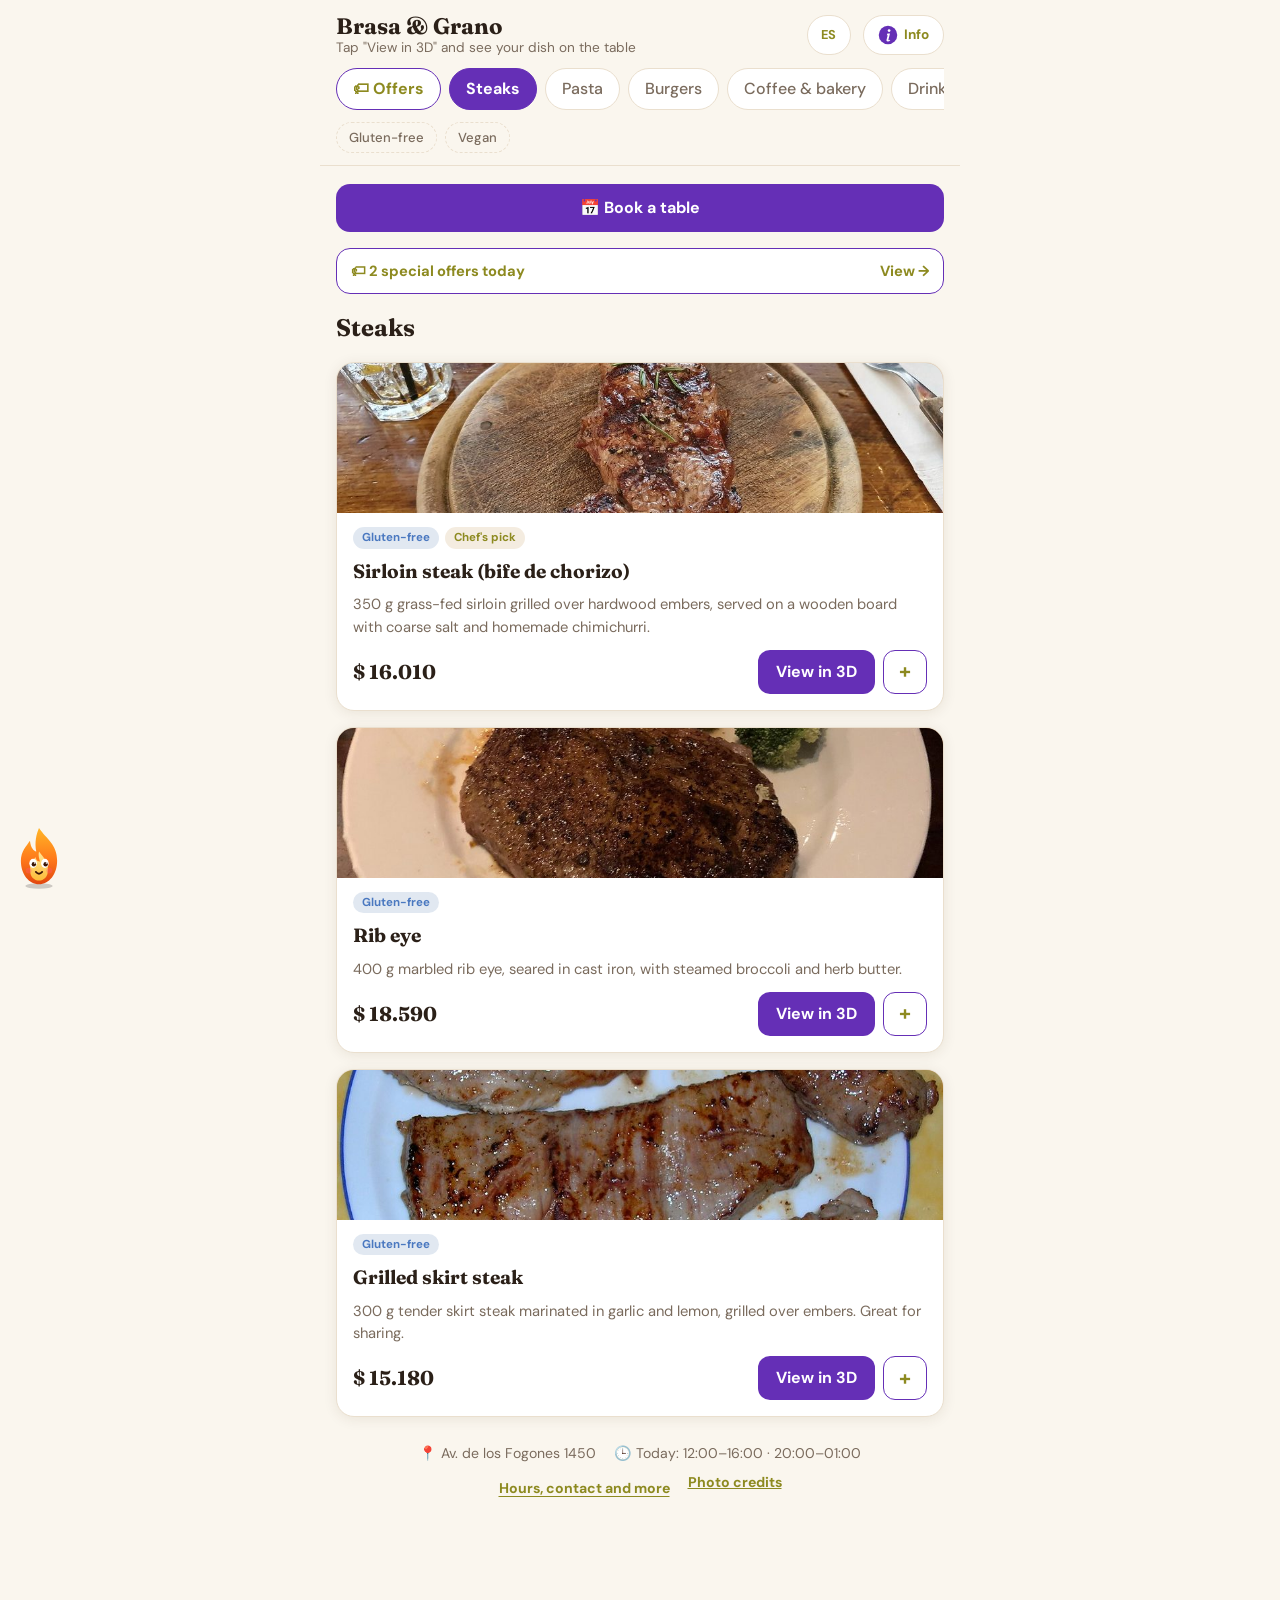
<file: index.html>
<!DOCTYPE html>
<html lang="es">
<head>
<meta charset="utf-8">
<meta name="viewport" content="width=device-width, initial-scale=1, viewport-fit=cover">
<!-- Datos para cuando se comparte el link (WhatsApp, etc.). El menú en sí está en menu.json -->
<title>Brasa &amp; Grano · Menú 3D</title>
<meta name="description" content="Menú digital con platos en 3D. Escaneá el QR o acercá el celular al NFC y mirá cada plato sobre tu mesa.">
<meta property="og:title" content="Brasa &amp; Grano · Menú 3D">
<meta property="og:description" content="Mirá cada plato en 3D sobre tu mesa antes de elegir.">
<meta property="og:type" content="website">
<meta property="og:url" content="https://ronkstudio.github.io/menu-3d-publico/">
<meta property="og:image" content="https://ronkstudio.github.io/menu-3d-publico/brasa-y-grano/compartir.jpg?v=1793804474">
<meta property="og:image:width" content="1200">
<meta property="og:image:height" content="630">
<meta name="twitter:card" content="summary_large_image">
<meta name="theme-color" content="#b5832f">
<link rel="icon" href="data:image/svg+xml,%3Csvg xmlns=%27http://www.w3.org/2000/svg%27 viewBox=%270 0 100 100%27%3E%3Ctext y=%27.9em%27 font-size=%2790%27%3E%F0%9F%8D%BD%3C/text%3E%3C/svg%3E">
<link href="https://fonts.googleapis.com/css2?family=DM+Sans:wght@400;500;700&family=Fraunces:wght@500;700&display=swap" rel="stylesheet">
<link rel="stylesheet" href="motor/menu.css">
</head>
<body data-menu="brasa-y-grano/menu.json">
<script src="motor/menu.js"></script>
<script src="motor/cargar-three.js"></script>
<script src="motor/relieve.js"></script>
<script src="motor/visor3d.js"></script>
<script src="motor/mascota.js"></script>
</body>
</html>
</file>
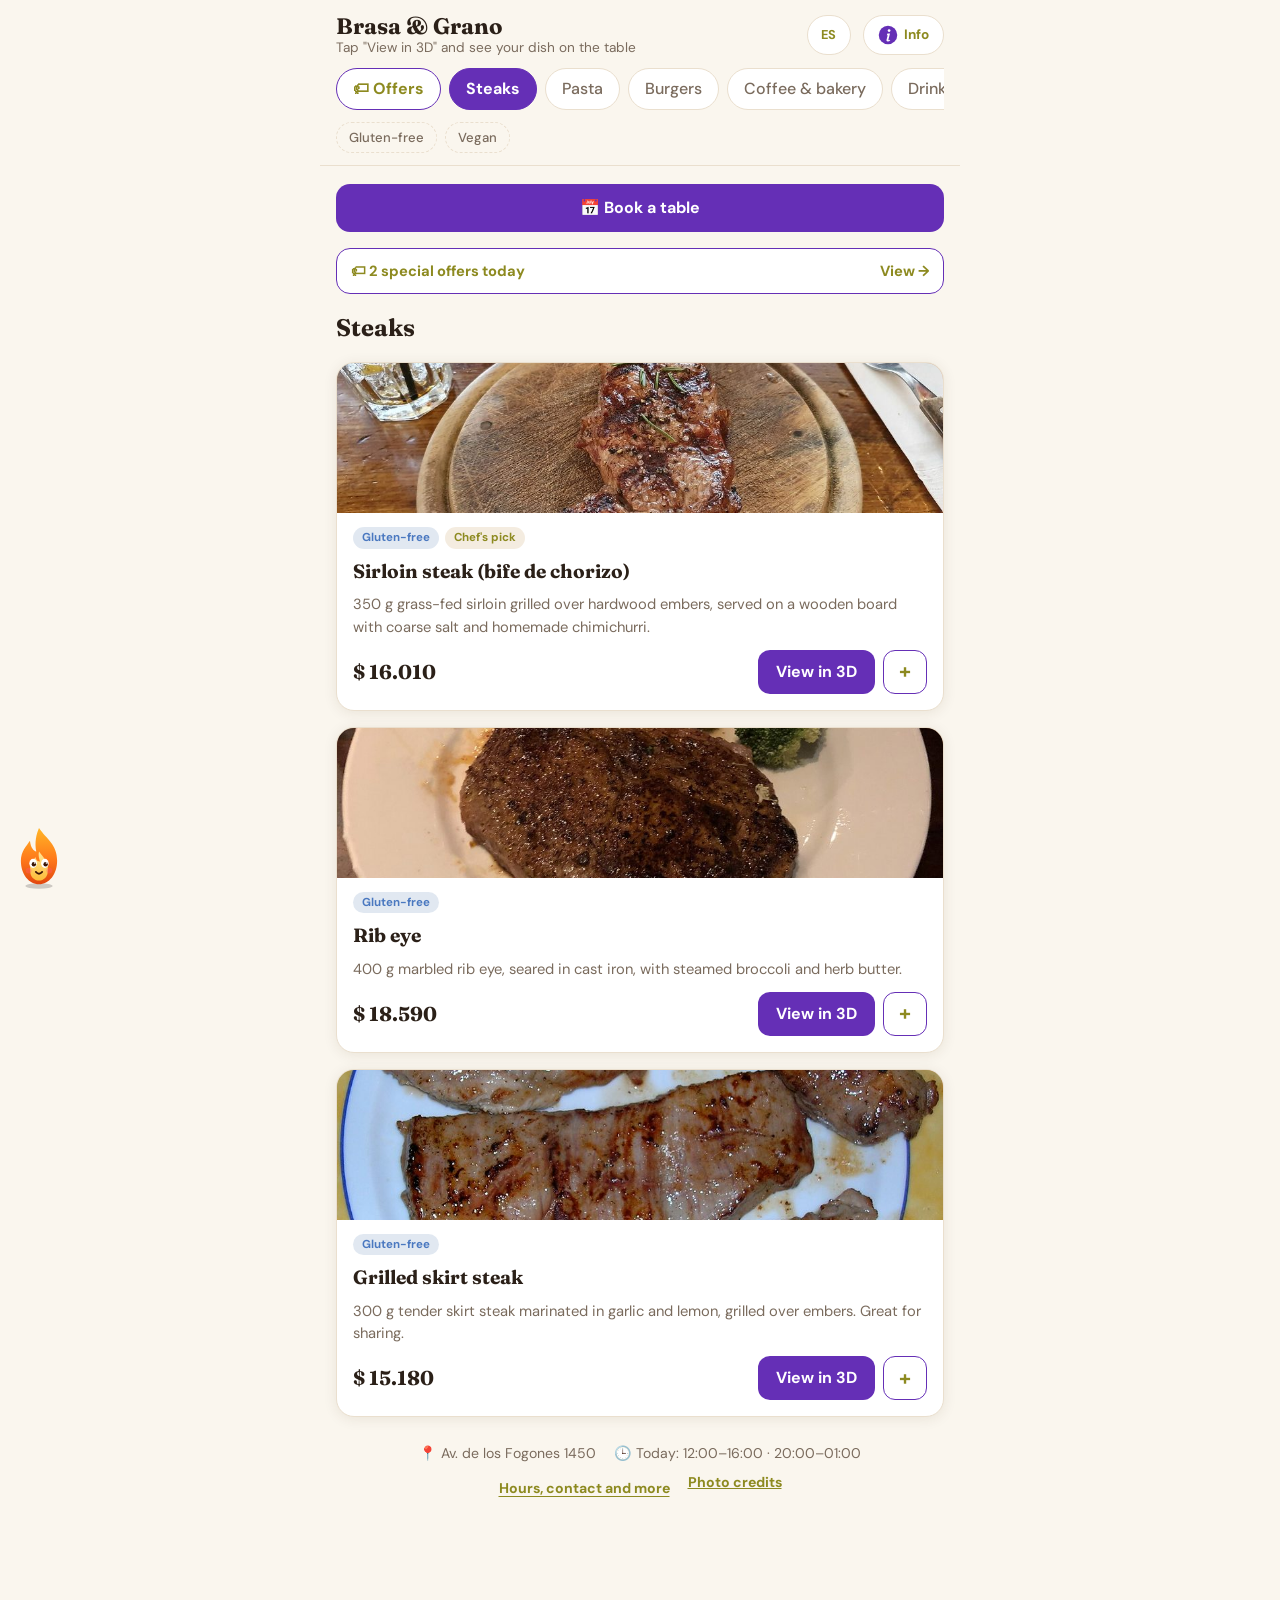
<file: brasa-y-grano/index.html>
<!DOCTYPE html>
<html lang="es">
<head>
<meta charset="utf-8">
<meta name="viewport" content="width=device-width, initial-scale=1, viewport-fit=cover">
<!-- Datos para cuando se comparte el link (WhatsApp, etc.). El menú en sí está en menu.json. Esta página la genera el panel al publicar -->
<title>Brasa &amp; Grano · Menú 3D</title>
<meta name="description" content="Menú digital con platos en 3D. Escaneá el QR o acercá el celular al NFC y mirá cada plato sobre tu mesa.">
<meta property="og:type" content="website">
<meta property="og:url" content="https://ronkstudio.github.io/menu-3d-publico/brasa-y-grano/">
<meta property="og:title" content="Brasa &amp; Grano · Menú 3D">
<meta property="og:description" content="Mirá cada plato en 3D sobre tu mesa antes de elegir.">
<meta property="og:image" content="https://ronkstudio.github.io/menu-3d-publico/brasa-y-grano/compartir.jpg?v=mw5d92op">
<meta property="og:image:width" content="1200">
<meta property="og:image:height" content="630">
<meta name="twitter:card" content="summary_large_image">
<meta name="theme-color" content="#652fb6">
<link rel="icon" href="data:image/svg+xml,%3Csvg xmlns=%27http://www.w3.org/2000/svg%27 viewBox=%270 0 100 100%27%3E%3Ctext y=%27.9em%27 font-size=%2790%27%3E%F0%9F%8D%BD%3C/text%3E%3C/svg%3E">
<link href="https://fonts.googleapis.com/css2?family=DM+Sans:wght@400;500;700&family=Fraunces:wght@500;700&display=swap" rel="stylesheet">
<link rel="stylesheet" href="../motor/menu.css">
</head>
<body data-menu="menu.json">
<script src="../motor/menu.js"></script>
<script src="../motor/cargar-three.js"></script>
<script src="../motor/relieve.js"></script>
<script src="../motor/visor3d.js"></script>
<script src="../motor/mascota.js"></script>
</body>
</html>
</file>
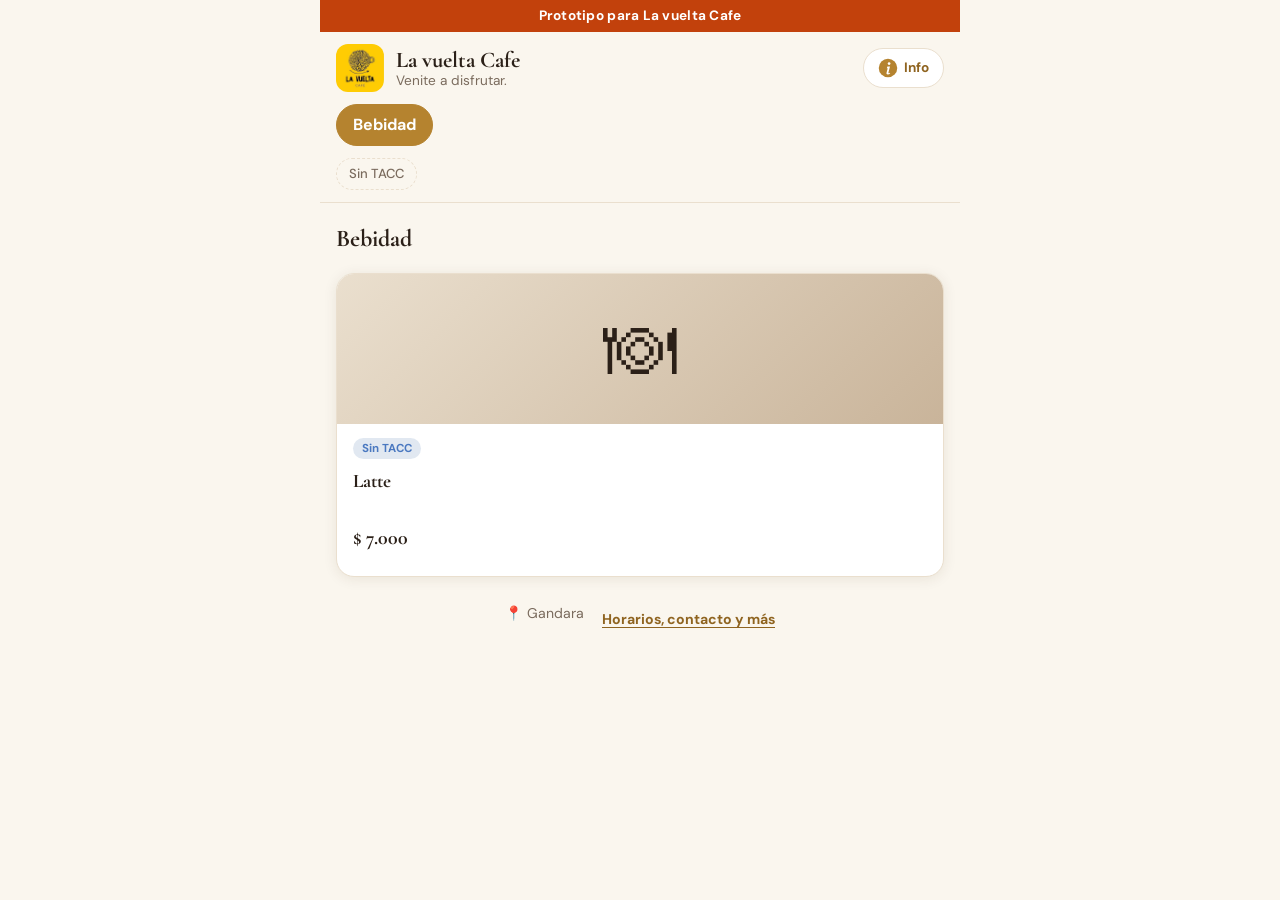
<file: la-vuelta-cafe/index.html>
<!DOCTYPE html>
<html lang="es">
<head>
<meta charset="utf-8">
<meta name="viewport" content="width=device-width, initial-scale=1, viewport-fit=cover">
<!-- Datos para cuando se comparte el link (WhatsApp, etc.). El menú en sí está en menu.json. Esta página la genera el panel al publicar -->
<title>La vuelta Cafe · Menú 3D</title>
<meta name="description" content="Menú digital con platos en 3D. Escaneá el QR o acercá el celular al NFC y mirá cada plato sobre tu mesa.">
<meta property="og:type" content="website">
<meta property="og:url" content="https://ronkstudio.github.io/menu-3d-publico/la-vuelta-cafe/">
<meta property="og:title" content="La vuelta Cafe · Menú 3D">
<meta property="og:description" content="Mirá cada plato en 3D sobre tu mesa antes de elegir.">
<meta property="og:image" content="https://ronkstudio.github.io/menu-3d-publico/la-vuelta-cafe/compartir.jpg?v=mw3lp73x">
<meta property="og:image:width" content="1200">
<meta property="og:image:height" content="630">
<meta name="twitter:card" content="summary_large_image">
<meta name="theme-color" content="#b5832f">
<link rel="icon" href="data:image/svg+xml,%3Csvg xmlns=%27http://www.w3.org/2000/svg%27 viewBox=%270 0 100 100%27%3E%3Ctext y=%27.9em%27 font-size=%2790%27%3E%F0%9F%8D%BD%3C/text%3E%3C/svg%3E">
<link href="https://fonts.googleapis.com/css2?family=DM+Sans:wght@400;500;700&family=Fraunces:wght@500;700&display=swap" rel="stylesheet">
<link rel="stylesheet" href="../motor/menu.css">
</head>
<body data-menu="menu.json">
<script src="../motor/menu.js"></script>
<script src="../motor/cargar-three.js"></script>
<script src="../motor/relieve.js"></script>
<script src="../motor/visor3d.js"></script>
<script src="../motor/mascota.js"></script>
</body>
</html>
</file>
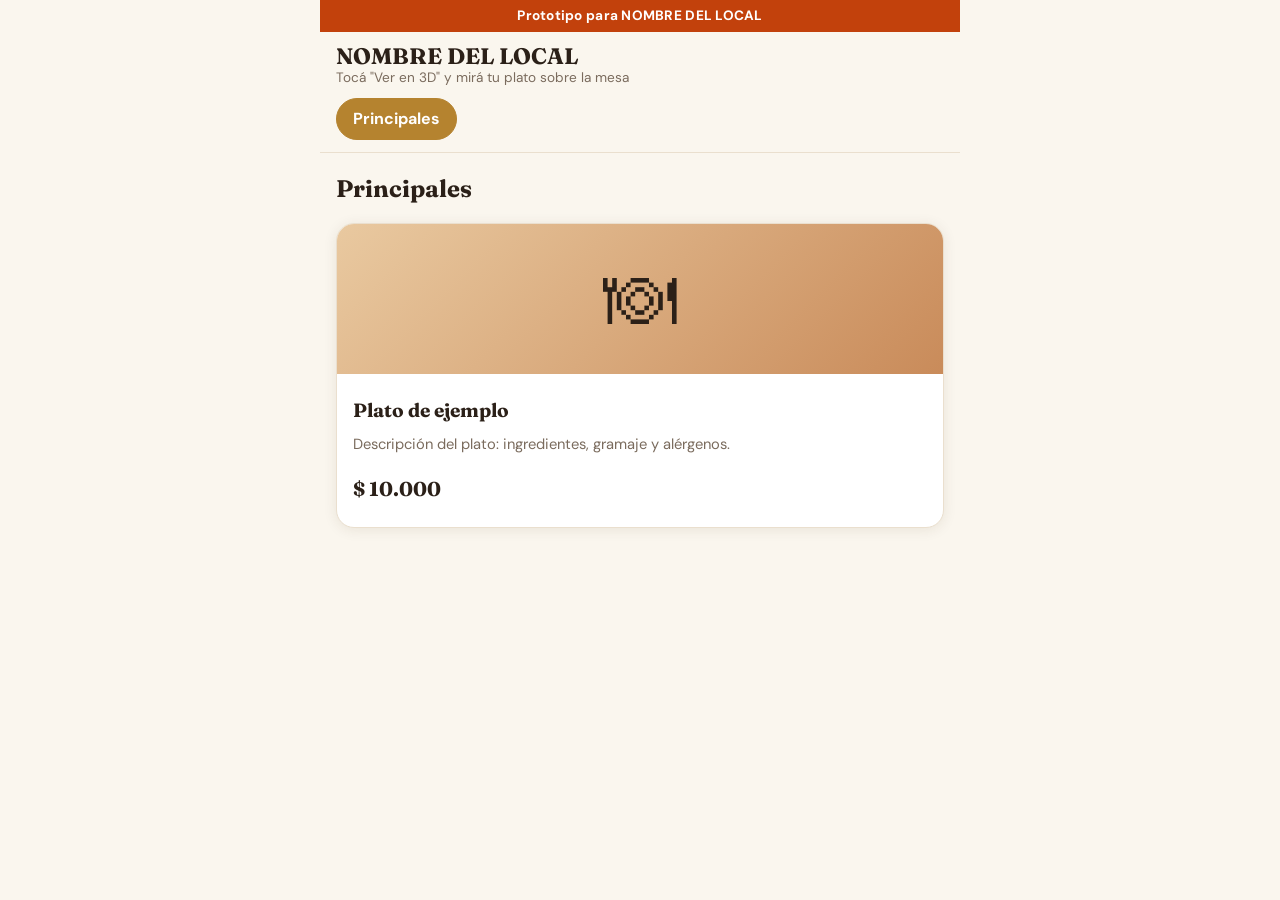
<file: plantilla/index.html>
<!DOCTYPE html>
<html lang="es">
<head>
<meta charset="utf-8">
<meta name="viewport" content="width=device-width, initial-scale=1, viewport-fit=cover">
<!-- Datos para cuando se comparte el link (WhatsApp, etc.). El menú en sí está en menu.json -->
<title>NOMBRE DEL LOCAL · Menú 3D</title>
<meta name="description" content="Menú digital con platos en 3D. Escaneá el QR o acercá el celular al NFC y mirá cada plato sobre tu mesa.">
<meta property="og:title" content="NOMBRE DEL LOCAL · Menú 3D">
<meta property="og:description" content="Mirá cada plato en 3D sobre tu mesa antes de elegir.">
<meta name="theme-color" content="#b5832f">
<link rel="icon" href="data:image/svg+xml,%3Csvg xmlns=%27http://www.w3.org/2000/svg%27 viewBox=%270 0 100 100%27%3E%3Ctext y=%27.9em%27 font-size=%2790%27%3E%F0%9F%8D%BD%3C/text%3E%3C/svg%3E">
<link href="https://fonts.googleapis.com/css2?family=DM+Sans:wght@400;500;700&family=Fraunces:wght@500;700&display=swap" rel="stylesheet">
<link rel="stylesheet" href="../motor/menu.css">
</head>
<body data-menu="menu.json">
<script src="../motor/menu.js"></script>
<script src="../motor/cargar-three.js"></script>
<script src="../motor/relieve.js"></script>
<script src="../motor/visor3d.js"></script>
<script src="../motor/mascota.js"></script>
</body>
</html>
</file>
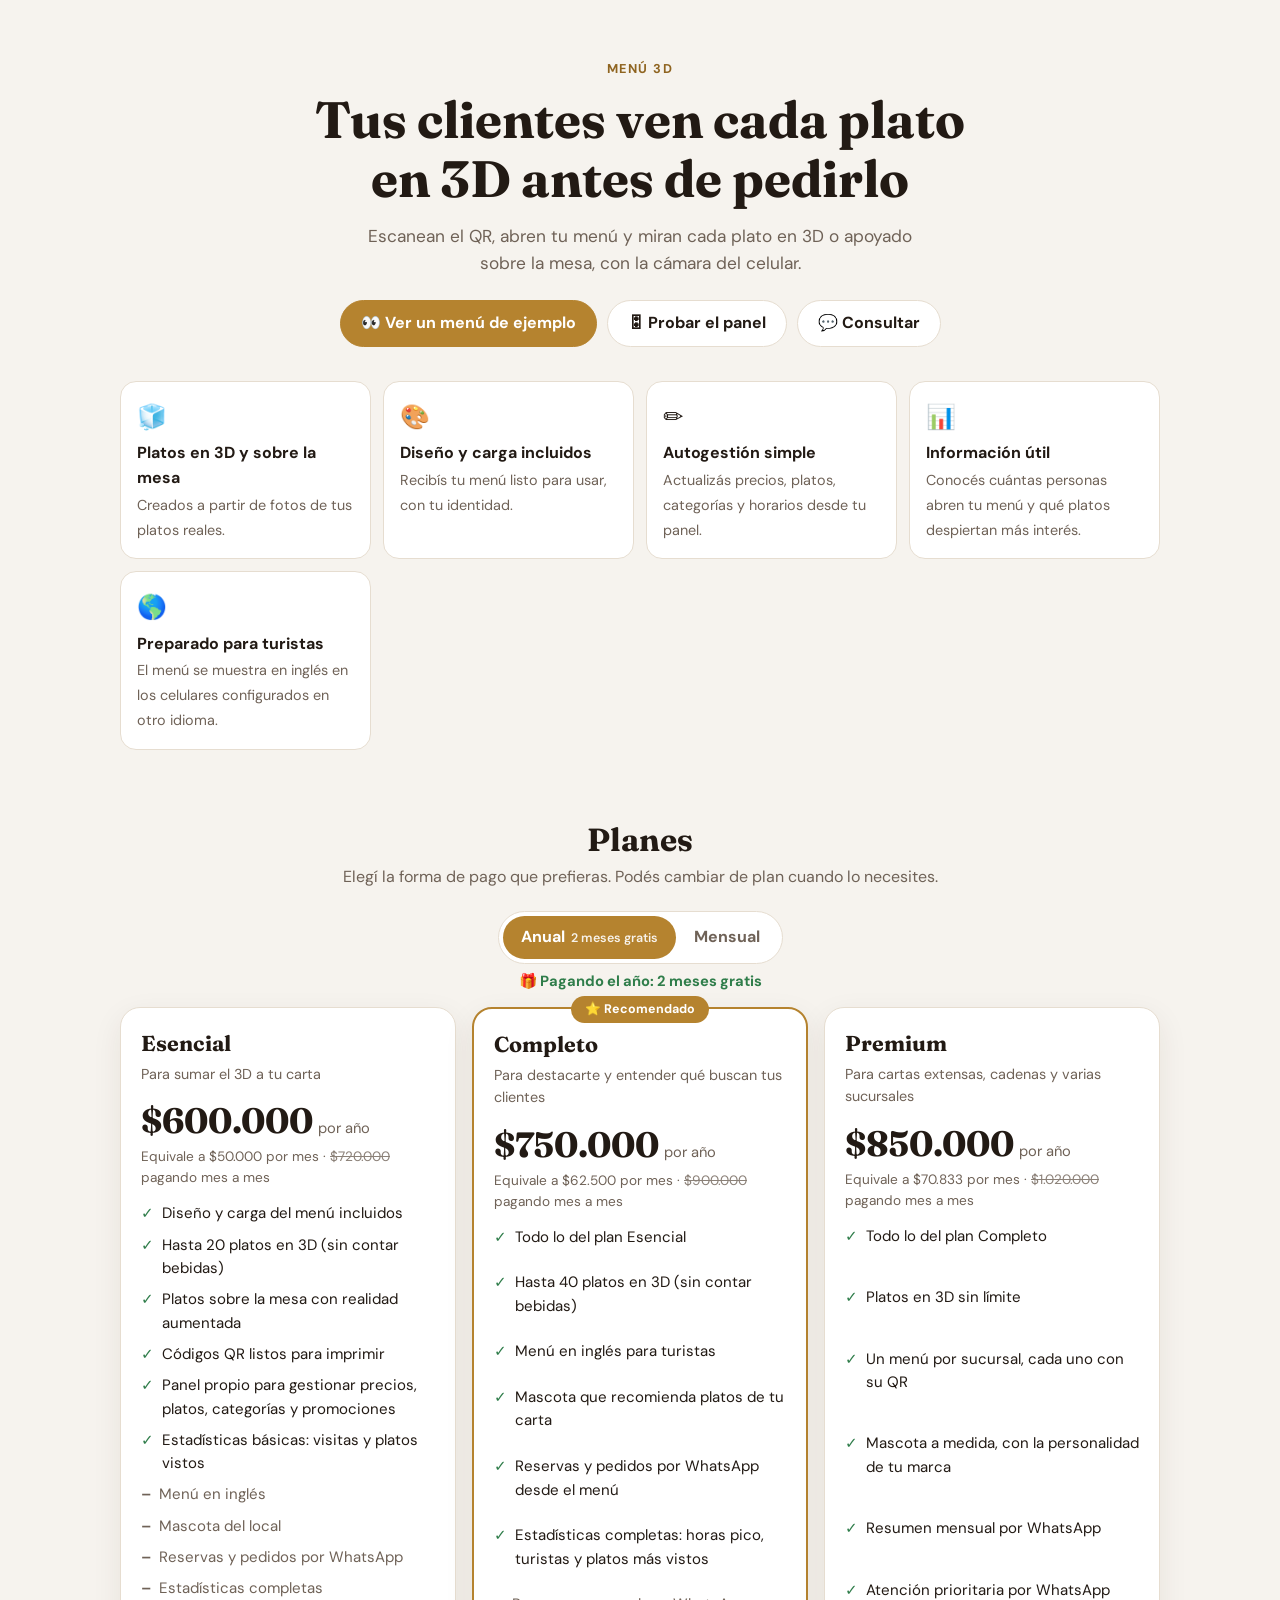
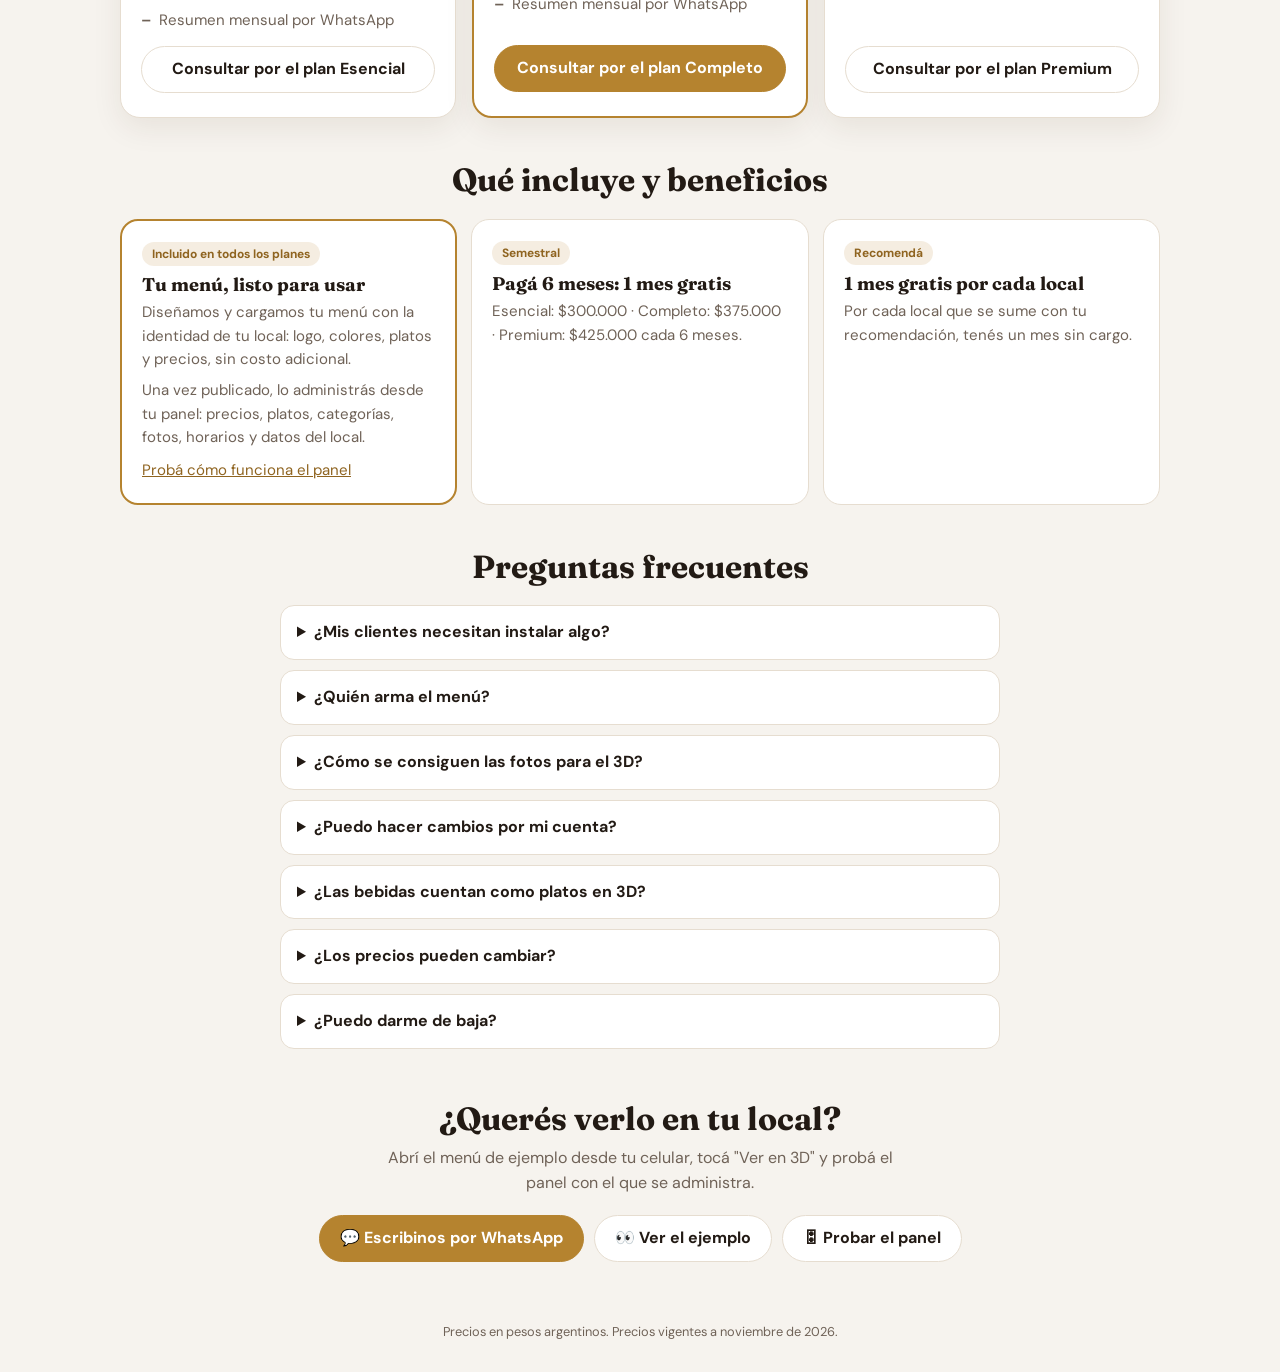
<file: precios/index.html>
<!DOCTYPE html>
<html lang="es">
<head>
<meta charset="utf-8">
<meta name="viewport" content="width=device-width, initial-scale=1, viewport-fit=cover">
<title>Planes y precios · Menú 3D</title>
<meta name="description" content="Tu menú digital con los platos en 3D: tus clientes ven cada plato sobre la mesa antes de pedir. Planes mensuales y anuales.">
<meta property="og:type" content="website">
<meta property="og:title" content="Planes y precios · Menú 3D">
<meta property="og:description" content="Tus clientes ven cada plato en 3D sobre la mesa antes de pedir.">
<meta property="og:image" content="https://ronkstudio.github.io/menu-3d-publico/brasa-y-grano/compartir.jpg">
<meta name="theme-color" content="#b5832f">
<link rel="icon" href="data:image/svg+xml,%3Csvg xmlns=%27http://www.w3.org/2000/svg%27 viewBox=%270 0 100 100%27%3E%3Ctext y=%27.9em%27 font-size=%2790%27%3E%F0%9F%8D%BD%3C/text%3E%3C/svg%3E">
<link href="https://fonts.googleapis.com/css2?family=DM+Sans:wght@400;500;600;700&family=Fraunces:wght@500;700&display=swap" rel="stylesheet">
<style>
:root{--fondo:#f6f3ee;--tarjeta:#fff;--texto:#221a14;--suave:#6f6257;--acento:#b5832f;--acento2:#8f6420;--linea:#e6ddd0;--sobre-acento:#fff;--ok:#2f7d4a;--sombra:0 10px 30px rgba(60,40,10,.08)}
@media (prefers-color-scheme:dark){:root:not([data-theme="light"]){--fondo:#14110e;--tarjeta:#1f1a15;--texto:#f2eadf;--suave:#ab9d8c;--acento:#d6a24b;--acento2:#e6b863;--linea:#352c23;--sobre-acento:#1b1410;--ok:#5cbf7d;--sombra:none}}
:root[data-theme="dark"]{--fondo:#14110e;--tarjeta:#1f1a15;--texto:#f2eadf;--suave:#ab9d8c;--acento:#d6a24b;--acento2:#e6b863;--linea:#352c23;--sobre-acento:#1b1410;--ok:#5cbf7d;--sombra:none}
*{box-sizing:border-box;margin:0}
[hidden]{display:none!important}
html{-webkit-text-size-adjust:100%}
body{background:var(--fondo);color:var(--texto);font:16px/1.55 'DM Sans',system-ui,sans-serif}
h1,h2,h3{font-family:Fraunces,Georgia,serif;font-weight:700;line-height:1.15;text-wrap:balance}
a{color:var(--acento2)}
button{font:inherit;color:inherit;cursor:pointer;border:0;background:none}
a:focus-visible,button:focus-visible{outline:3px solid var(--acento);outline-offset:2px}
.wrap{max-width:1040px;margin:0 auto;padding:0 16px}
.b{display:inline-flex;align-items:center;justify-content:center;gap:8px;min-height:46px;padding:10px 20px;border-radius:999px;border:1px solid var(--linea);background:var(--tarjeta);font-weight:700;text-decoration:none;color:var(--texto)}
.b.p{background:var(--acento);border-color:var(--acento);color:var(--sobre-acento)}

/* portada */
.portada{padding:56px 0 28px;text-align:center}
.marca{display:inline-block;font:700 .8rem 'DM Sans',sans-serif;letter-spacing:.12em;text-transform:uppercase;color:var(--acento2);margin-bottom:14px}
.portada h1{font-size:clamp(2rem,6vw,3.2rem);max-width:760px;margin:0 auto}
.portada p{color:var(--suave);font-size:1.08rem;max-width:560px;margin:14px auto 0}
.portada .botones{display:flex;gap:10px;justify-content:center;flex-wrap:wrap;margin-top:24px}
.puntos{display:grid;grid-template-columns:repeat(auto-fit,minmax(200px,1fr));gap:12px;margin:34px 0 8px}
.punto{background:var(--tarjeta);border:1px solid var(--linea);border-radius:16px;padding:16px;text-align:left}
.punto b{display:block;font-size:1rem;margin:6px 0 2px}
.punto span{color:var(--suave);font-size:.9rem}
.punto i{font-style:normal;font-size:1.5rem}

/* planes */
.seccion{padding:36px 0 8px}
.seccion > h2{font-size:clamp(1.5rem,4vw,2rem);text-align:center}
.seccion > .sub{color:var(--suave);text-align:center;margin-top:6px}
.periodo{display:flex;justify-content:center;margin:22px 0 6px}
.periodo div{display:inline-flex;background:var(--tarjeta);border:1px solid var(--linea);border-radius:999px;padding:4px}
.periodo button{padding:9px 18px;border-radius:999px;font-weight:700;color:var(--suave)}
.periodo button[aria-pressed=true]{background:var(--acento);color:var(--sobre-acento)}
.periodo em{font-style:normal;font-weight:600;font-size:.78rem;margin-left:6px;opacity:.9}
.aviso-anual{text-align:center;color:var(--ok);font-weight:700;font-size:.92rem;min-height:1.4em;margin-bottom:14px}
.planes{display:grid;grid-template-columns:repeat(3,1fr);gap:16px;align-items:stretch}
.plan{position:relative;background:var(--tarjeta);border:1px solid var(--linea);border-radius:20px;padding:24px 20px;display:flex;flex-direction:column;gap:14px;box-shadow:var(--sombra)}
.plan.destacado{border:2px solid var(--acento)}
.plan .cinta{position:absolute;top:-13px;left:50%;transform:translateX(-50%);background:var(--acento);color:var(--sobre-acento);font-weight:700;font-size:.78rem;padding:4px 14px;border-radius:999px;white-space:nowrap}
.plan h3{font-size:1.35rem}
.plan .para{color:var(--suave);font-size:.9rem;margin-top:-8px}
.precio{display:flex;align-items:baseline;gap:6px;flex-wrap:wrap}
.precio b{font:700 2.2rem Fraunces,Georgia,serif;letter-spacing:-.01em}
.precio span{color:var(--suave);font-size:.92rem}
.detalle-precio{color:var(--suave);font-size:.85rem;margin-top:-10px;min-height:2.6em}
.detalle-precio s{opacity:.8}
.plan ul{list-style:none;padding:0;display:grid;gap:8px;font-size:.94rem;flex:1}
.plan li{display:flex;gap:8px;align-items:flex-start}
.plan li::before{content:'✓';color:var(--ok);font-weight:700;flex:none}
.plan li.no{color:var(--suave)}
.plan li.no::before{content:'–';color:var(--suave)}
.plan .b{width:100%}

/* qué incluye y promos */
.cajas{display:grid;grid-template-columns:repeat(auto-fit,minmax(260px,1fr));gap:14px;margin-top:20px}
.caja{background:var(--tarjeta);border:1px solid var(--linea);border-radius:18px;padding:20px}
.caja h3{font-size:1.15rem;margin-bottom:6px}
.caja p{color:var(--suave);font-size:.94rem}
.caja .monto{font:700 1.6rem Fraunces,Georgia,serif;color:var(--texto);margin:4px 0 8px}
.caja.destacada{border:2px solid var(--acento)}
.etiqueta{display:inline-block;background:rgba(181,131,47,.14);color:var(--acento2);font-weight:700;font-size:.75rem;padding:3px 10px;border-radius:999px;margin-bottom:8px}

/* preguntas */
.preguntas{max-width:720px;margin:20px auto 0;display:grid;gap:10px}
.preguntas details{background:var(--tarjeta);border:1px solid var(--linea);border-radius:14px;padding:14px 16px}
.preguntas summary{font-weight:700;cursor:pointer}
.preguntas p{color:var(--suave);margin-top:8px;font-size:.94rem}

.final{text-align:center;padding:44px 0 60px}
.final h2{font-size:clamp(1.5rem,4vw,2rem)}
.final p{color:var(--suave);margin:8px auto 20px;max-width:520px}
.pie{color:var(--suave);font-size:.8rem;text-align:center;padding-bottom:30px}

@media (max-width:820px){
  .planes{grid-template-columns:1fr;max-width:460px;margin:0 auto}
  .plan.destacado{order:-1} /* en el celular, el recomendado primero */
}
</style>
</head>
<body>
<main>
<section class="portada wrap">
  <span class="marca">Menú 3D</span>
  <h1>Tus clientes ven cada plato en 3D antes de pedirlo</h1>
  <p>Escanean el QR, abren tu menú y miran cada plato en 3D o apoyado sobre la mesa, con la cámara del celular.</p>
  <div class="botones">
    <a class="b p" href="../brasa-y-grano/" target="_blank" rel="noopener">👀 Ver un menú de ejemplo</a>
    <a class="b" href="../panel/?demo" target="_blank" rel="noopener">🎛 Probar el panel</a>
    <a class="b" data-contacto hidden target="_blank" rel="noopener">💬 Consultar</a>
  </div>
  <div class="puntos">
    <div class="punto"><i>🧊</i><b>Platos en 3D y sobre la mesa</b><span>Creados a partir de fotos de tus platos reales.</span></div>
    <div class="punto"><i>🎨</i><b>Diseño y carga incluidos</b><span>Recibís tu menú listo para usar, con tu identidad.</span></div>
    <div class="punto"><i>✏️</i><b>Autogestión simple</b><span>Actualizás precios, platos, categorías y horarios desde tu panel.</span></div>
    <div class="punto"><i>📊</i><b>Información útil</b><span>Conocés cuántas personas abren tu menú y qué platos despiertan más interés.</span></div>
    <div class="punto"><i>🌎</i><b>Preparado para turistas</b><span>El menú se muestra en inglés en los celulares configurados en otro idioma.</span></div>
  </div>
</section>

<section class="seccion wrap" id="planes">
  <h2>Planes</h2>
  <p class="sub">Elegí la forma de pago que prefieras. Podés cambiar de plan cuando lo necesites.</p>
  <div class="periodo" role="group" aria-label="Forma de pago">
    <div><button type="button" data-periodo="anual" aria-pressed="true">Anual<em>2 meses gratis</em></button><button type="button" data-periodo="mensual" aria-pressed="false">Mensual</button></div>
  </div>
  <p class="aviso-anual" id="aviso-anual"></p>
  <div class="planes" id="planes-lista"></div>
</section>

<section class="seccion wrap">
  <h2>Qué incluye y beneficios</h2>
  <div class="cajas" id="cajas"></div>
</section>

<section class="seccion wrap">
  <h2>Preguntas frecuentes</h2>
  <div class="preguntas" id="preguntas"></div>
</section>

<section class="final wrap">
  <h2>¿Querés verlo en tu local?</h2>
  <p>Abrí el menú de ejemplo desde tu celular, tocá "Ver en 3D" y probá el panel con el que se administra.</p>
  <div class="botones" style="display:flex;gap:10px;justify-content:center;flex-wrap:wrap">
    <a class="b p" data-contacto hidden target="_blank" rel="noopener">💬 Escribinos por WhatsApp</a>
    <a class="b" href="../brasa-y-grano/" target="_blank" rel="noopener">👀 Ver el ejemplo</a>
    <a class="b" href="../panel/?demo" target="_blank" rel="noopener">🎛 Probar el panel</a>
  </div>
</section>
<p class="pie" id="pie"></p>
</main>

<script src="../motor/planes.js"></script>
<script>
/* los montos están en motor/planes.js (los usa también el administrador) */
var CONFIG = window.PRECIOS;

(function () {
  'use strict';
  var $ = function (s) { return document.querySelector(s); };
  var periodo = 'anual';
  function pesos(n) { return '$' + Math.round(n).toLocaleString('es-AR'); }
  function esc(s) { return String(s).replace(/[&<>"']/g, function (c) { return { '&': '&amp;', '<': '&lt;', '>': '&gt;', '"': '&quot;', "'": '&#39;' }[c]; }); }
  var mesesAnual = 12 - CONFIG.mesesGratisAnual;

  /* contacto por WhatsApp (solo si está cargado el número) */
  function contacto(plan) {
    var t = '¡Hola! Vi los planes de Menú 3D' + (plan ? ' y me interesa el plan ' + plan + (periodo === 'anual' ? ' anual' : ' mensual') : '') + '. ¿Me darían más información?';
    return 'https://wa.me/' + CONFIG.whatsapp + '?text=' + encodeURIComponent(t);
  }
  if (CONFIG.whatsapp) [].forEach.call(document.querySelectorAll('[data-contacto]'), function (a) { a.href = contacto(); a.hidden = false; });

  function planes() {
    $('#aviso-anual').textContent = periodo === 'anual' ? '🎁 Pagando el año: ' + CONFIG.mesesGratisAnual + ' meses gratis' : '';
    $('#planes-lista').innerHTML = CONFIG.planes.map(function (p) {
      var anual = p.mes * mesesAnual, precio, detalle;
      if (periodo === 'anual') {
        precio = '<b>' + pesos(anual) + '</b><span>por año</span>';
        detalle = 'Equivale a ' + pesos(anual / 12) + ' por mes · <s>' + pesos(p.mes * 12) + '</s> pagando mes a mes';
      } else {
        precio = '<b>' + pesos(p.mes) + '</b><span>por mes</span>';
        detalle = 'Diseño y carga del menú incluidos';
      }
      var boton = CONFIG.whatsapp
        ? '<a class="b' + (p.destacado ? ' p' : '') + '" href="' + esc(contacto(p.nombre)) + '" target="_blank" rel="noopener">Consultar por el plan ' + esc(p.nombre) + '</a>'
        : '<a class="b' + (p.destacado ? ' p' : '') + '" href="../brasa-y-grano/" target="_blank" rel="noopener">Ver un menú de ejemplo</a>';
      return '<article class="plan' + (p.destacado ? ' destacado' : '') + '">' + (p.destacado ? '<span class="cinta">⭐ Recomendado</span>' : '') +
        '<h3>' + esc(p.nombre) + '</h3><p class="para">' + esc(p.para) + '</p>' +
        '<div class="precio">' + precio + '</div><p class="detalle-precio">' + detalle + '</p>' +
        '<ul>' + p.incluye.map(function (x) { return '<li>' + esc(x) + '</li>'; }).join('') +
        (p.no || []).map(function (x) { return '<li class="no">' + esc(x) + '</li>'; }).join('') + '</ul>' + boton + '</article>';
    }).join('');
  }

  function cajas() {
    $('#cajas').innerHTML =
      '<div class="caja destacada"><span class="etiqueta">Incluido en todos los planes</span><h3>Tu menú, listo para usar</h3>' +
        '<p>Diseñamos y cargamos tu menú con la identidad de tu local: logo, colores, platos y precios, sin costo adicional.</p>' +
        '<p style="margin-top:8px">Una vez publicado, lo administrás desde tu panel: precios, platos, categorías, fotos, horarios y datos del local.</p>' +
        '<p style="margin-top:10px"><a href="../panel/?demo" target="_blank" rel="noopener">Probá cómo funciona el panel</a></p></div>' +
      '<div class="caja"><span class="etiqueta">Semestral</span><h3>Pagá 6 meses: 1 mes gratis</h3>' +
        '<p>' + CONFIG.planes.map(function (p) { return esc(p.nombre) + ': ' + pesos(p.mes * 5); }).join(' · ') + ' cada 6 meses.</p></div>' +
      '<div class="caja"><span class="etiqueta">Recomendá</span><h3>1 mes gratis por cada local</h3>' +
        '<p>Por cada local que se sume con tu recomendación, tenés un mes sin cargo.</p></div>';
  }

  function preguntas() {
    var p = [
      ['¿Mis clientes necesitan instalar algo?', 'No. Escanean el QR con la cámara del celular y el menú se abre en el navegador. La vista sobre la mesa funciona en iPhone y en la mayoría de los teléfonos Android.'],
      ['¿Quién arma el menú?', 'Nosotros. El diseño y la carga inicial están incluidos en todos los planes: nos enviás tu carta, tu logo y las fotos, y te entregamos el menú listo para usar.'],
      ['¿Cómo se consiguen las fotos para el 3D?', 'Con el celular alcanza. Te explicamos cómo sacarlas para que cada plato se vea bien.'],
      ['¿Puedo hacer cambios por mi cuenta?', 'Sí. Desde tu panel actualizás precios, platos, categorías, stock, fotos, horarios y datos del local. Los cambios se ven en el menú en 1 o 2 minutos.'],
      ['¿Las bebidas cuentan como platos en 3D?', 'No. El límite de cada plan se aplica solo a la comida.'],
      ['¿Los precios pueden cambiar?', 'El plan anual mantiene su precio durante todo el año. Los planes mensual y semestral pueden actualizarse cada 3 meses, con aviso previo.'],
      ['¿Puedo darme de baja?', 'Sí, en cualquier momento. El servicio sigue activo hasta el final del período que ya pagaste.']
    ];
    $('#preguntas').innerHTML = p.map(function (x) { return '<details><summary>' + esc(x[0]) + '</summary><p>' + esc(x[1]) + '</p></details>'; }).join('');
  }

  document.querySelector('.periodo').onclick = function (e) {
    var b = e.target.closest('[data-periodo]'); if (!b) return;
    periodo = b.dataset.periodo;
    [].forEach.call(document.querySelectorAll('[data-periodo]'), function (x) { x.setAttribute('aria-pressed', x === b); });
    planes();
  };
  $('#pie').textContent = CONFIG.impuestos + ' Precios vigentes a ' + CONFIG.actualizado + '.';
  planes(); cajas(); preguntas();
})();
</script>
</body>
</html>
</file>
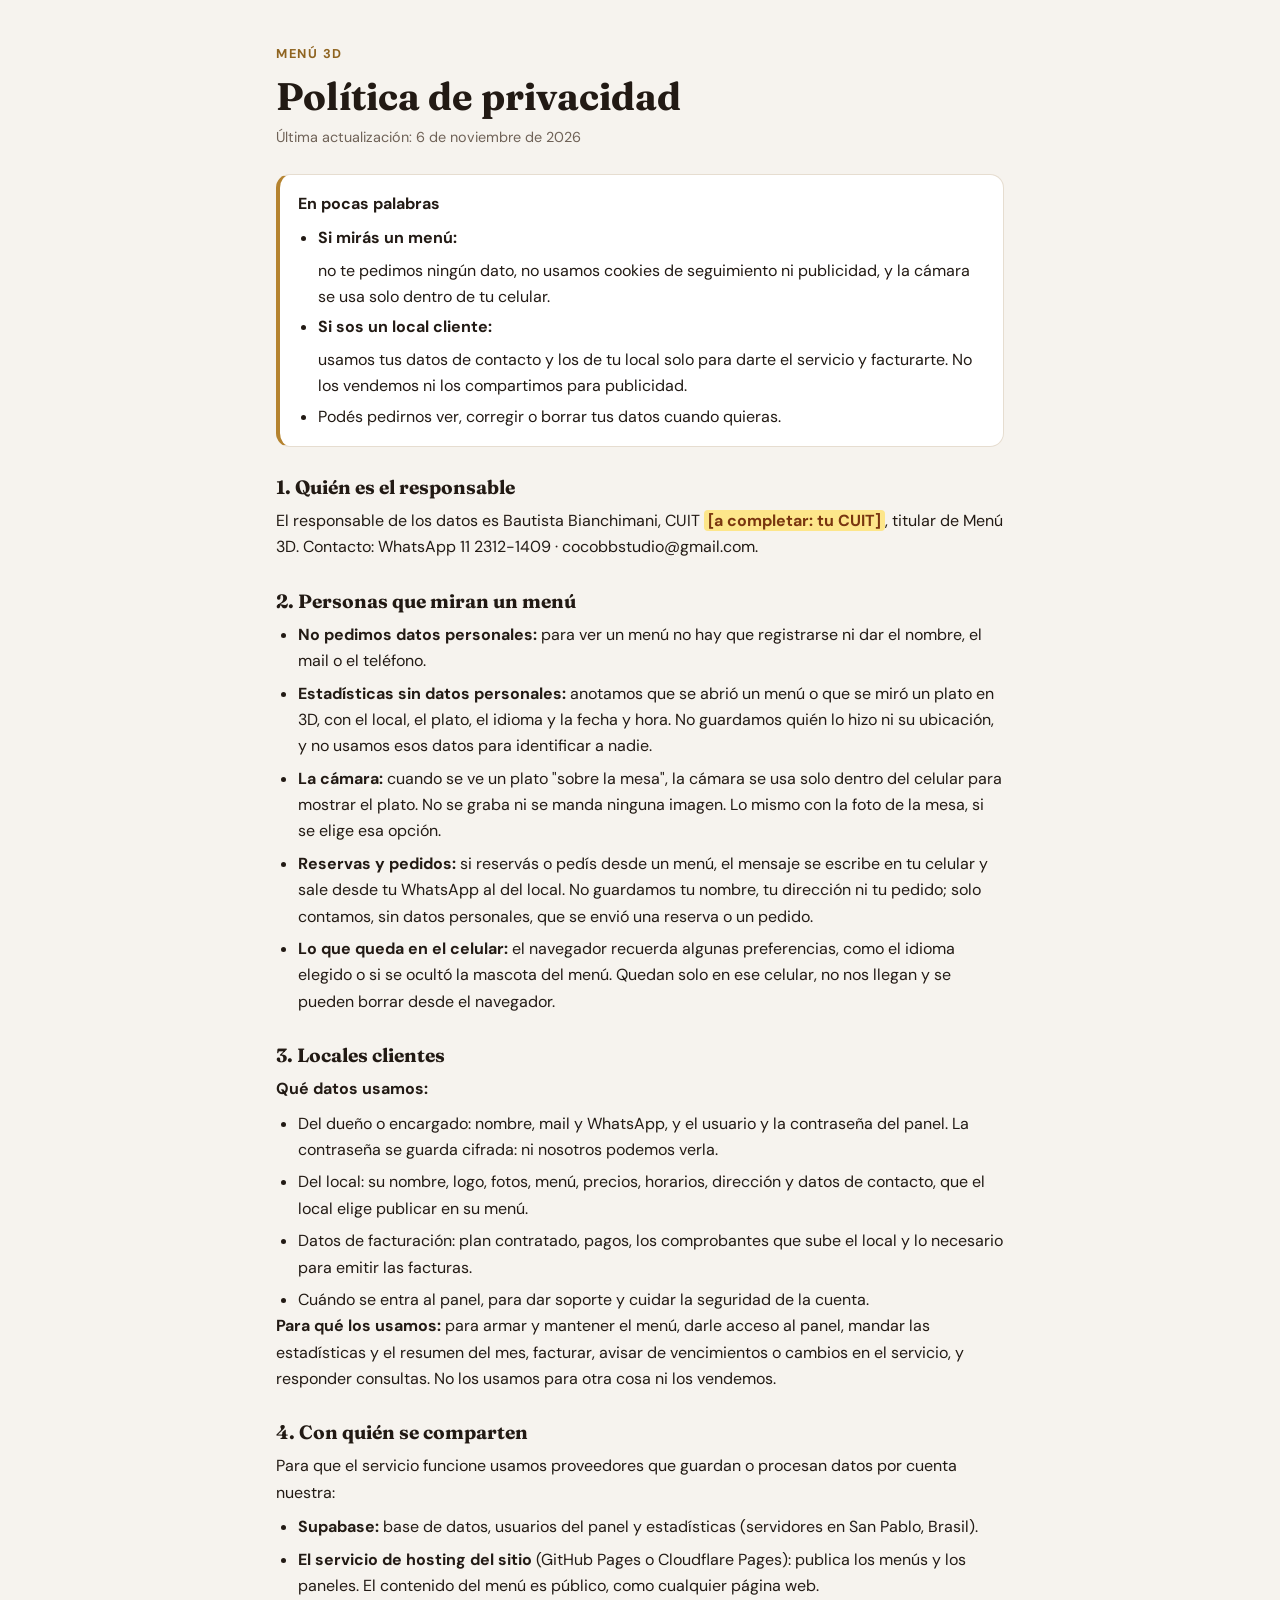
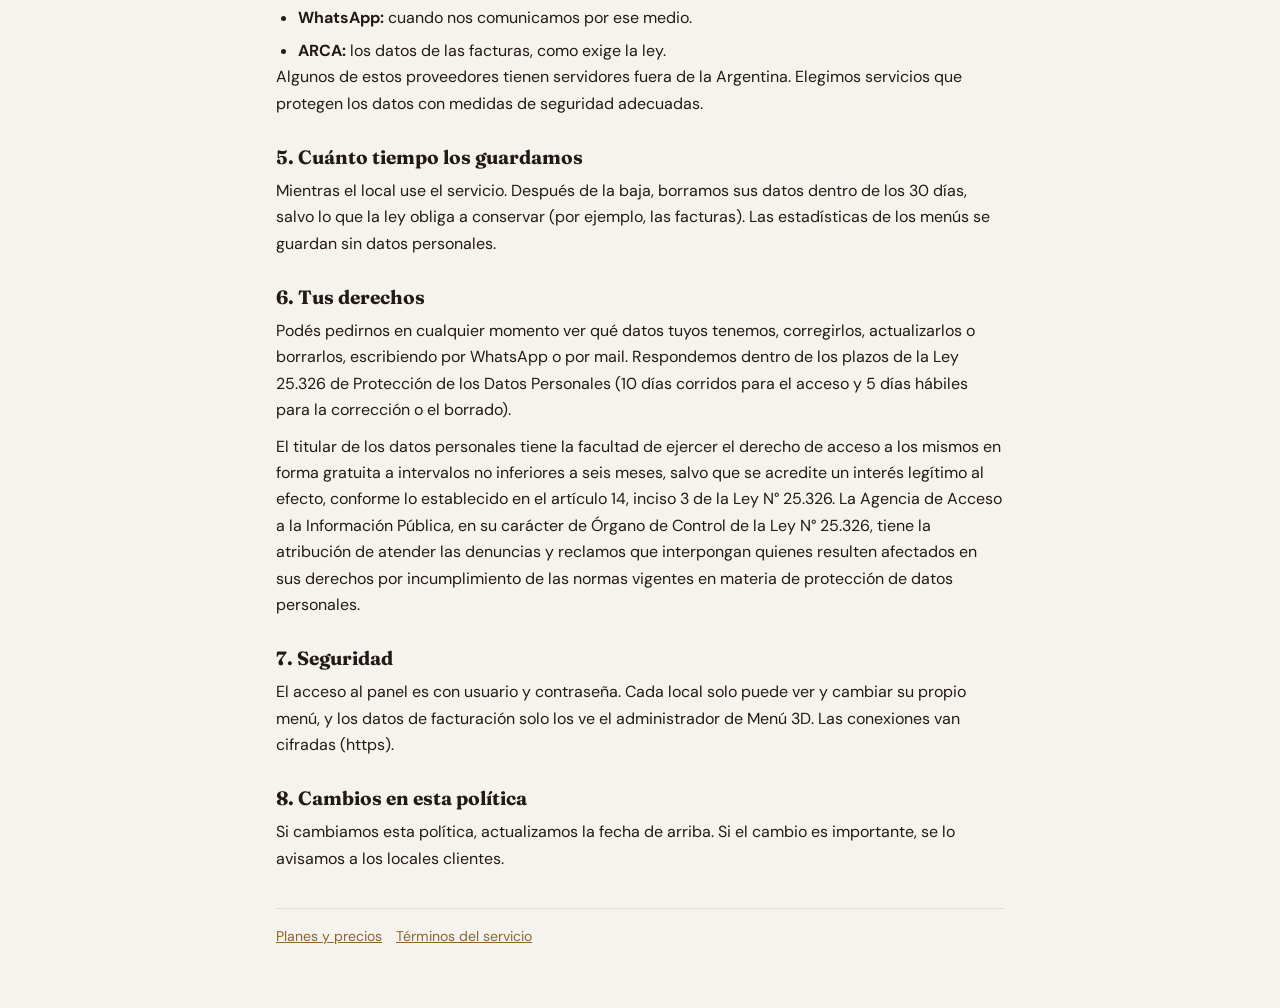
<file: privacidad/index.html>
<!DOCTYPE html>
<html lang="es">
<head>
<meta charset="utf-8">
<meta name="viewport" content="width=device-width, initial-scale=1">
<title>Política de privacidad · Menú 3D</title>
<meta name="description" content="Qué datos usa Menú 3D, para qué y cómo pedir que se corrijan o se borren.">
<link rel="icon" href="data:image/svg+xml,%3Csvg xmlns=%27http://www.w3.org/2000/svg%27 viewBox=%270 0 100 100%27%3E%3Ctext y=%27.9em%27 font-size=%2790%27%3E%F0%9F%8D%BD%3C/text%3E%3C/svg%3E">
<link href="https://fonts.googleapis.com/css2?family=DM+Sans:wght@400;500;700&family=Fraunces:wght@700&display=swap" rel="stylesheet">
<link rel="stylesheet" href="../motor/legal.css">
<script src="../motor/negocio.js"></script>
</head>
<body>
<main class="wrap">
<a class="marca" href="../precios/">Menú 3D</a>
<h1>Política de privacidad</h1>
<p class="fecha">Última actualización: <span data-dato="actualizado"></span></p>

<div class="resumen"><b>En pocas palabras</b>
<ul>
  <li><b>Si mirás un menú:</b> no te pedimos ningún dato, no usamos cookies de seguimiento ni publicidad, y la cámara se usa solo dentro de tu celular.</li>
  <li><b>Si sos un local cliente:</b> usamos tus datos de contacto y los de tu local solo para darte el servicio y facturarte. No los vendemos ni los compartimos para publicidad.</li>
  <li>Podés pedirnos ver, corregir o borrar tus datos cuando quieras.</li>
</ul></div>

<h2>1. Quién es el responsable</h2>
<p>El responsable de los datos es <span data-dato="titular"></span>, CUIT <span data-dato="cuit"></span>, titular de Menú 3D. Contacto: WhatsApp <span data-dato="whatsapp"></span> · <span data-dato="email"></span>.</p>

<h2>2. Personas que miran un menú</h2>
<ul>
  <li><b>No pedimos datos personales:</b> para ver un menú no hay que registrarse ni dar el nombre, el mail o el teléfono.</li>
  <li><b>Estadísticas sin datos personales:</b> anotamos que se abrió un menú o que se miró un plato en 3D, con el local, el plato, el idioma y la fecha y hora. No guardamos quién lo hizo ni su ubicación, y no usamos esos datos para identificar a nadie.</li>
  <li><b>La cámara:</b> cuando se ve un plato "sobre la mesa", la cámara se usa solo dentro del celular para mostrar el plato. No se graba ni se manda ninguna imagen. Lo mismo con la foto de la mesa, si se elige esa opción.</li>
  <li><b>Reservas y pedidos:</b> si reservás o pedís desde un menú, el mensaje se escribe en tu celular y sale desde tu WhatsApp al del local. No guardamos tu nombre, tu dirección ni tu pedido; solo contamos, sin datos personales, que se envió una reserva o un pedido.</li>
  <li><b>Lo que queda en el celular:</b> el navegador recuerda algunas preferencias, como el idioma elegido o si se ocultó la mascota del menú. Quedan solo en ese celular, no nos llegan y se pueden borrar desde el navegador.</li>
</ul>

<h2>3. Locales clientes</h2>
<p><b>Qué datos usamos:</b></p>
<ul>
  <li>Del dueño o encargado: nombre, mail y WhatsApp, y el usuario y la contraseña del panel. La contraseña se guarda cifrada: ni nosotros podemos verla.</li>
  <li>Del local: su nombre, logo, fotos, menú, precios, horarios, dirección y datos de contacto, que el local elige publicar en su menú.</li>
  <li>Datos de facturación: plan contratado, pagos, los comprobantes que sube el local y lo necesario para emitir las facturas.</li>
  <li>Cuándo se entra al panel, para dar soporte y cuidar la seguridad de la cuenta.</li>
</ul>
<p><b>Para qué los usamos:</b> para armar y mantener el menú, darle acceso al panel, mandar las estadísticas y el resumen del mes, facturar, avisar de vencimientos o cambios en el servicio, y responder consultas. No los usamos para otra cosa ni los vendemos.</p>

<h2>4. Con quién se comparten</h2>
<p>Para que el servicio funcione usamos proveedores que guardan o procesan datos por cuenta nuestra:</p>
<ul>
  <li><b>Supabase:</b> base de datos, usuarios del panel y estadísticas (servidores en San Pablo, Brasil).</li>
  <li><b>El servicio de hosting del sitio</b> (GitHub Pages o Cloudflare Pages): publica los menús y los paneles. El contenido del menú es público, como cualquier página web.</li>
  <li><b>WhatsApp:</b> cuando nos comunicamos por ese medio.</li>
  <li><b>ARCA:</b> los datos de las facturas, como exige la ley.</li>
</ul>
<p>Algunos de estos proveedores tienen servidores fuera de la Argentina. Elegimos servicios que protegen los datos con medidas de seguridad adecuadas.</p>

<h2>5. Cuánto tiempo los guardamos</h2>
<p>Mientras el local use el servicio. Después de la baja, borramos sus datos dentro de los 30 días, salvo lo que la ley obliga a conservar (por ejemplo, las facturas). Las estadísticas de los menús se guardan sin datos personales.</p>

<h2>6. Tus derechos</h2>
<p>Podés pedirnos en cualquier momento ver qué datos tuyos tenemos, corregirlos, actualizarlos o borrarlos, escribiendo por WhatsApp o por mail. Respondemos dentro de los plazos de la Ley 25.326 de Protección de los Datos Personales (10 días corridos para el acceso y 5 días hábiles para la corrección o el borrado).</p>
<p>El titular de los datos personales tiene la facultad de ejercer el derecho de acceso a los mismos en forma gratuita a intervalos no inferiores a seis meses, salvo que se acredite un interés legítimo al efecto, conforme lo establecido en el artículo 14, inciso 3 de la Ley N° 25.326. La Agencia de Acceso a la Información Pública, en su carácter de Órgano de Control de la Ley N° 25.326, tiene la atribución de atender las denuncias y reclamos que interpongan quienes resulten afectados en sus derechos por incumplimiento de las normas vigentes en materia de protección de datos personales.</p>

<h2>7. Seguridad</h2>
<p>El acceso al panel es con usuario y contraseña. Cada local solo puede ver y cambiar su propio menú, y los datos de facturación solo los ve el administrador de Menú 3D. Las conexiones van cifradas (https).</p>

<h2>8. Cambios en esta política</h2>
<p>Si cambiamos esta política, actualizamos la fecha de arriba. Si el cambio es importante, se lo avisamos a los locales clientes.</p>

<p class="pie"><a href="../precios/">Planes y precios</a><a href="../terminos/">Términos del servicio</a></p>
</main>
</body>
</html>
</file>
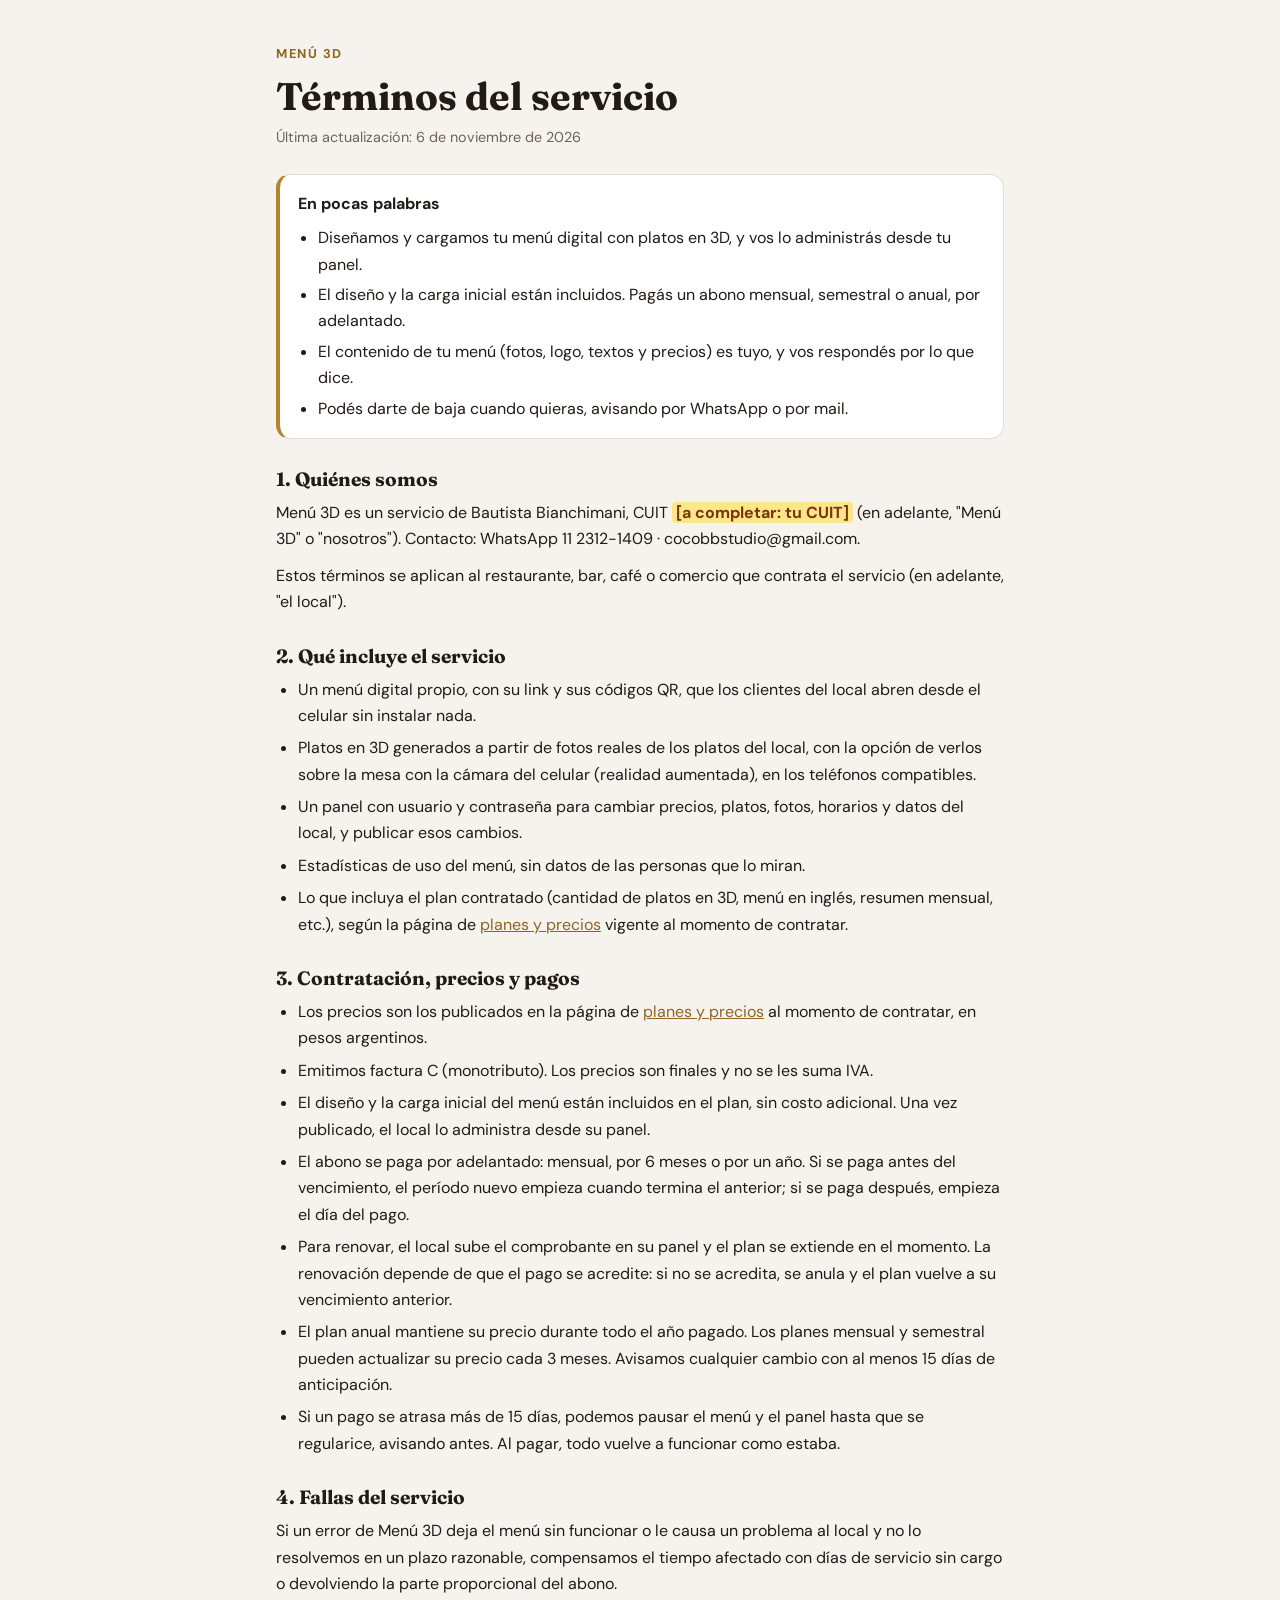
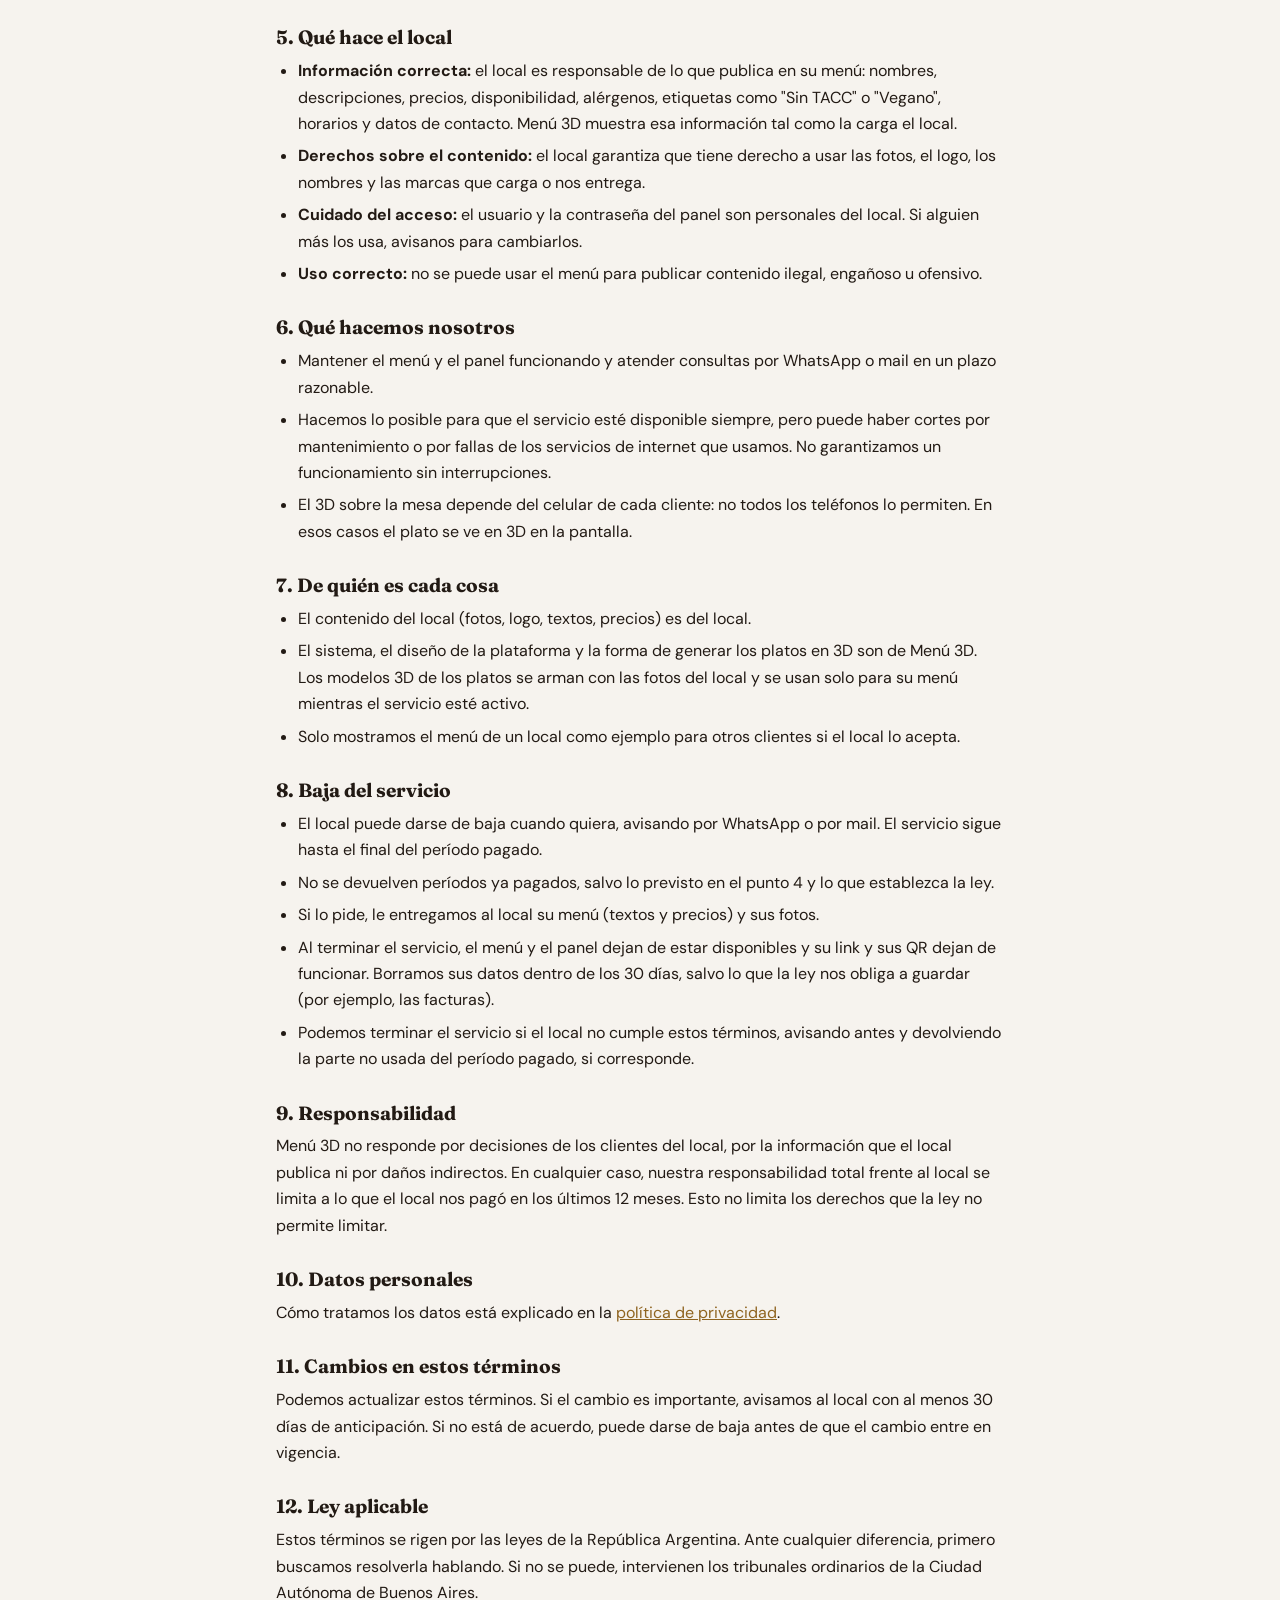
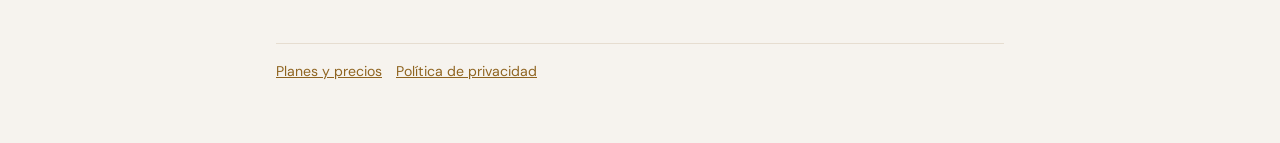
<file: terminos/index.html>
<!DOCTYPE html>
<html lang="es">
<head>
<meta charset="utf-8">
<meta name="viewport" content="width=device-width, initial-scale=1">
<title>Términos del servicio · Menú 3D</title>
<meta name="description" content="Condiciones del servicio Menú 3D para restaurantes, bares y cafés.">
<link rel="icon" href="data:image/svg+xml,%3Csvg xmlns=%27http://www.w3.org/2000/svg%27 viewBox=%270 0 100 100%27%3E%3Ctext y=%27.9em%27 font-size=%2790%27%3E%F0%9F%8D%BD%3C/text%3E%3C/svg%3E">
<link href="https://fonts.googleapis.com/css2?family=DM+Sans:wght@400;500;700&family=Fraunces:wght@700&display=swap" rel="stylesheet">
<link rel="stylesheet" href="../motor/legal.css">
<script src="../motor/negocio.js"></script>
</head>
<body>
<main class="wrap">
<a class="marca" href="../precios/">Menú 3D</a>
<h1>Términos del servicio</h1>
<p class="fecha">Última actualización: <span data-dato="actualizado"></span></p>

<div class="resumen"><b>En pocas palabras</b>
<ul>
  <li>Diseñamos y cargamos tu menú digital con platos en 3D, y vos lo administrás desde tu panel.</li>
  <li>El diseño y la carga inicial están incluidos. Pagás un abono mensual, semestral o anual, por adelantado.</li>
  <li>El contenido de tu menú (fotos, logo, textos y precios) es tuyo, y vos respondés por lo que dice.</li>
  <li>Podés darte de baja cuando quieras, avisando por WhatsApp o por mail.</li>
</ul></div>

<h2>1. Quiénes somos</h2>
<p>Menú 3D es un servicio de <span data-dato="titular"></span>, CUIT <span data-dato="cuit"></span> (en adelante, "Menú 3D" o "nosotros"). Contacto: WhatsApp <span data-dato="whatsapp"></span> · <span data-dato="email"></span>.</p>
<p>Estos términos se aplican al restaurante, bar, café o comercio que contrata el servicio (en adelante, "el local").</p>

<h2>2. Qué incluye el servicio</h2>
<ul>
  <li>Un menú digital propio, con su link y sus códigos QR, que los clientes del local abren desde el celular sin instalar nada.</li>
  <li>Platos en 3D generados a partir de fotos reales de los platos del local, con la opción de verlos sobre la mesa con la cámara del celular (realidad aumentada), en los teléfonos compatibles.</li>
  <li>Un panel con usuario y contraseña para cambiar precios, platos, fotos, horarios y datos del local, y publicar esos cambios.</li>
  <li>Estadísticas de uso del menú, sin datos de las personas que lo miran.</li>
  <li>Lo que incluya el plan contratado (cantidad de platos en 3D, menú en inglés, resumen mensual, etc.), según la página de <a href="../precios/">planes y precios</a> vigente al momento de contratar.</li>
</ul>

<h2>3. Contratación, precios y pagos</h2>
<ul>
  <li>Los precios son los publicados en la página de <a href="../precios/">planes y precios</a> al momento de contratar, en pesos argentinos.</li>
  <li>Emitimos factura C (monotributo). Los precios son finales y no se les suma IVA.</li>
  <li>El diseño y la carga inicial del menú están incluidos en el plan, sin costo adicional. Una vez publicado, el local lo administra desde su panel.</li>
  <li>El abono se paga por adelantado: mensual, por 6 meses o por un año. Si se paga antes del vencimiento, el período nuevo empieza cuando termina el anterior; si se paga después, empieza el día del pago.</li>
  <li>Para renovar, el local sube el comprobante en su panel y el plan se extiende en el momento. La renovación depende de que el pago se acredite: si no se acredita, se anula y el plan vuelve a su vencimiento anterior.</li>
  <li>El plan anual mantiene su precio durante todo el año pagado. Los planes mensual y semestral pueden actualizar su precio cada 3 meses. Avisamos cualquier cambio con al menos 15 días de anticipación.</li>
  <li>Si un pago se atrasa más de 15 días, podemos pausar el menú y el panel hasta que se regularice, avisando antes. Al pagar, todo vuelve a funcionar como estaba.</li>
</ul>

<h2>4. Fallas del servicio</h2>
<p>Si un error de Menú 3D deja el menú sin funcionar o le causa un problema al local y no lo resolvemos en un plazo razonable, compensamos el tiempo afectado con días de servicio sin cargo o devolviendo la parte proporcional del abono.</p>

<h2>5. Qué hace el local</h2>
<ul>
  <li><b>Información correcta:</b> el local es responsable de lo que publica en su menú: nombres, descripciones, precios, disponibilidad, alérgenos, etiquetas como "Sin TACC" o "Vegano", horarios y datos de contacto. Menú 3D muestra esa información tal como la carga el local.</li>
  <li><b>Derechos sobre el contenido:</b> el local garantiza que tiene derecho a usar las fotos, el logo, los nombres y las marcas que carga o nos entrega.</li>
  <li><b>Cuidado del acceso:</b> el usuario y la contraseña del panel son personales del local. Si alguien más los usa, avisanos para cambiarlos.</li>
  <li><b>Uso correcto:</b> no se puede usar el menú para publicar contenido ilegal, engañoso u ofensivo.</li>
</ul>

<h2>6. Qué hacemos nosotros</h2>
<ul>
  <li>Mantener el menú y el panel funcionando y atender consultas por WhatsApp o mail en un plazo razonable.</li>
  <li>Hacemos lo posible para que el servicio esté disponible siempre, pero puede haber cortes por mantenimiento o por fallas de los servicios de internet que usamos. No garantizamos un funcionamiento sin interrupciones.</li>
  <li>El 3D sobre la mesa depende del celular de cada cliente: no todos los teléfonos lo permiten. En esos casos el plato se ve en 3D en la pantalla.</li>
</ul>

<h2>7. De quién es cada cosa</h2>
<ul>
  <li>El contenido del local (fotos, logo, textos, precios) es del local.</li>
  <li>El sistema, el diseño de la plataforma y la forma de generar los platos en 3D son de Menú 3D. Los modelos 3D de los platos se arman con las fotos del local y se usan solo para su menú mientras el servicio esté activo.</li>
  <li>Solo mostramos el menú de un local como ejemplo para otros clientes si el local lo acepta.</li>
</ul>

<h2>8. Baja del servicio</h2>
<ul>
  <li>El local puede darse de baja cuando quiera, avisando por WhatsApp o por mail. El servicio sigue hasta el final del período pagado.</li>
  <li>No se devuelven períodos ya pagados, salvo lo previsto en el punto 4 y lo que establezca la ley.</li>
  <li>Si lo pide, le entregamos al local su menú (textos y precios) y sus fotos.</li>
  <li>Al terminar el servicio, el menú y el panel dejan de estar disponibles y su link y sus QR dejan de funcionar. Borramos sus datos dentro de los 30 días, salvo lo que la ley nos obliga a guardar (por ejemplo, las facturas).</li>
  <li>Podemos terminar el servicio si el local no cumple estos términos, avisando antes y devolviendo la parte no usada del período pagado, si corresponde.</li>
</ul>

<h2>9. Responsabilidad</h2>
<p>Menú 3D no responde por decisiones de los clientes del local, por la información que el local publica ni por daños indirectos. En cualquier caso, nuestra responsabilidad total frente al local se limita a lo que el local nos pagó en los últimos 12 meses. Esto no limita los derechos que la ley no permite limitar.</p>

<h2>10. Datos personales</h2>
<p>Cómo tratamos los datos está explicado en la <a href="../privacidad/">política de privacidad</a>.</p>

<h2>11. Cambios en estos términos</h2>
<p>Podemos actualizar estos términos. Si el cambio es importante, avisamos al local con al menos 30 días de anticipación. Si no está de acuerdo, puede darse de baja antes de que el cambio entre en vigencia.</p>

<h2>12. Ley aplicable</h2>
<p>Estos términos se rigen por las leyes de la República Argentina. Ante cualquier diferencia, primero buscamos resolverla hablando. Si no se puede, intervienen los tribunales ordinarios de <span data-dato="ciudad"></span>.</p>

<p class="pie"><a href="../precios/">Planes y precios</a><a href="../privacidad/">Política de privacidad</a></p>
</main>
</body>
</html>
</file>
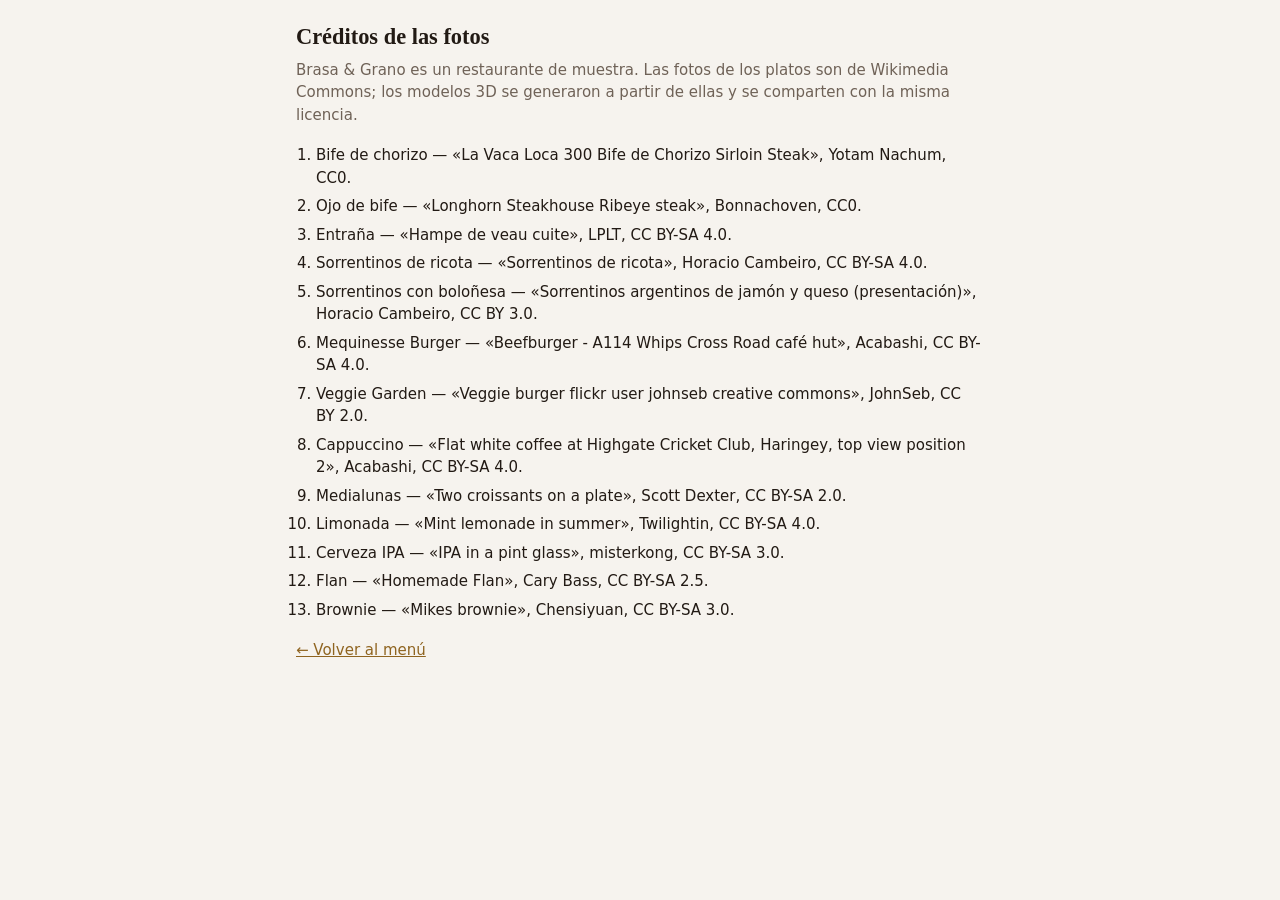
<file: brasa-y-grano/creditos.html>
<!DOCTYPE html>
<html lang="es">
<head>
<meta charset="utf-8">
<meta name="viewport" content="width=device-width, initial-scale=1">
<title>Créditos de las fotos · Brasa &amp; Grano</title>
<link rel="stylesheet" href="../motor/panel.css">
</head>
<body>
<div class="wrap" style="max-width:720px;padding-top:24px">
<h1 style="font-size:1.4rem">Créditos de las fotos</h1>
<p style="color:var(--suave);margin:8px 0 18px">Brasa &amp; Grano es un restaurante de muestra. Las fotos de los platos son de Wikimedia Commons; los modelos 3D se generaron a partir de ellas y se comparten con la misma licencia.</p>
<ol class="pasos">
<li>Bife de chorizo — «La Vaca Loca 300 Bife de Chorizo Sirloin Steak», Yotam Nachum, CC0.</li>
<li>Ojo de bife — «Longhorn Steakhouse Ribeye steak», Bonnachoven, CC0.</li>
<li>Entraña — «Hampe de veau cuite», LPLT, CC BY-SA 4.0.</li>
<li>Sorrentinos de ricota — «Sorrentinos de ricota», Horacio Cambeiro, CC BY-SA 4.0.</li>
<li>Sorrentinos con boloñesa — «Sorrentinos argentinos de jamón y queso (presentación)», Horacio Cambeiro, CC BY 3.0.</li>
<li>Mequinesse Burger — «Beefburger - A114 Whips Cross Road café hut», Acabashi, CC BY-SA 4.0.</li>
<li>Veggie Garden — «Veggie burger flickr user johnseb creative commons», JohnSeb, CC BY 2.0.</li>
<li>Cappuccino — «Flat white coffee at Highgate Cricket Club, Haringey, top view position 2», Acabashi, CC BY-SA 4.0.</li>
<li>Medialunas — «Two croissants on a plate», Scott Dexter, CC BY-SA 2.0.</li>
<li>Limonada — «Mint lemonade in summer», Twilightin, CC BY-SA 4.0.</li>
<li>Cerveza IPA — «IPA in a pint glass», misterkong, CC BY-SA 3.0.</li>
<li>Flan — «Homemade Flan», Cary Bass, CC BY-SA 2.5.</li>
<li>Brownie — «Mikes brownie», Chensiyuan, CC BY-SA 3.0.</li>
</ol>
<p style="margin-top:18px"><a href="./">← Volver al menú</a></p>
</div>
</body>
</html>
</file>
<file: motor/menu.css>
/* Menú 3D · estilos comunes a todos los locales.
   Los colores de cada local se pisan desde su menu.json ("colores"). */
:root{--fondo:#faf6ee;--tarjeta:#fff;--texto:#2b2018;--suave:#7a6b5d;--acento:#b5832f;--acento2:#8f6420;--linea:#eadfce;--sobre-acento:#fff;--sombra:0 2px 14px rgba(70,45,10,.09);
box-sizing:border-box;padding-top:env(safe-area-inset-top,0px);padding-bottom:env(safe-area-inset-bottom,0px)}
@media (prefers-color-scheme:dark){:root:not([data-theme="light"]){--fondo:#17120e;--tarjeta:#221b15;--texto:#f4ecdf;--suave:#b2a493;--acento:#d6a24b;--acento2:#e6b863;--linea:#3a2f25;--sobre-acento:#1b1410;--sombra:none;color-scheme:dark}}
:root[data-theme="dark"]{--fondo:#17120e;--tarjeta:#221b15;--texto:#f4ecdf;--suave:#b2a493;--acento:#d6a24b;--acento2:#e6b863;--linea:#3a2f25;--sobre-acento:#1b1410;--sombra:none;color-scheme:dark}
*{box-sizing:border-box;margin:0}
html{scroll-padding-top:150px}
body{background:var(--fondo);color:var(--texto);font:16px/1.5 'DM Sans',system-ui,sans-serif;max-width:640px;margin:0 auto;padding-bottom:40px}
h1,h2,h3{font-family:var(--titulos,Fraunces,Georgia,serif);font-weight:700}
button{font:inherit;cursor:pointer;border:0;color:inherit;background:none}
button:focus-visible{outline:3px solid var(--acento);outline-offset:2px}
.proto{background:#c2410c;color:#fff;text-align:center;font-weight:700;font-size:.85rem;padding:6px 16px;letter-spacing:.02em;margin:-14px -16px 12px}
header{position:sticky;top:0;z-index:20;background:var(--fondo);padding:14px 16px 0;border-bottom:1px solid var(--linea)}
.top{display:flex;gap:12px;align-items:center}
.top img{width:48px;height:48px;border-radius:12px;object-fit:cover;flex:none}
.top h1{font-size:1.4rem;line-height:1.1}.top small{color:var(--suave);display:block;font-family:'DM Sans',sans-serif;font-weight:400;font-size:.85rem;margin-top:2px}
.tabs{display:flex;gap:8px;overflow-x:auto;padding:12px 0;scrollbar-width:none}
.tabs::-webkit-scrollbar{display:none}
.tab{flex:none;padding:8px 16px;border-radius:999px;background:var(--tarjeta);border:1px solid var(--linea);font-weight:500;color:var(--suave)}
.tab[aria-selected=true]{background:var(--acento);border-color:var(--acento);color:var(--sobre-acento);font-weight:700}
main{padding:18px 16px;display:grid;gap:16px}
main>h2{font-size:1.5rem}
.aviso{color:var(--suave);text-align:center;padding:40px 0}
.card{background:var(--tarjeta);border-radius:18px;overflow:hidden;box-shadow:var(--sombra);border:1px solid var(--linea)}
.ph{height:150px;display:grid;place-items:center;font-size:4.6rem;position:relative;background:linear-gradient(135deg,#eadfce,#c9b49a)}
.ph{overflow:hidden}
.ph img{position:absolute;inset:0;width:100%;height:100%;object-fit:cover}
.ph .sin{z-index:1}
.bd{padding:14px 16px 16px;display:grid;gap:8px}
.bd h3{font-size:1.2rem}.bd p{color:var(--suave);font-size:.92rem}
.tg{display:flex;gap:6px;flex-wrap:wrap}
.tag{font-size:.72rem;font-weight:700;padding:2px 9px;border-radius:999px;background:rgba(181,131,47,.15);color:var(--acento2)}
.tag.v{background:rgba(70,140,70,.16);color:#3f8a3f}.tag.s{background:rgba(70,110,170,.16);color:#4a78c0}
.ft{display:flex;justify-content:space-between;align-items:center;gap:10px;margin-top:4px;min-height:44px}
.ft b{font-family:var(--titulos,Fraunces,serif);font-size:1.25rem}
.btn{background:var(--acento);color:var(--sobre-acento);padding:10px 18px;border-radius:12px;font-weight:700}
.btn:active{transform:scale(.97)}
.proto.borr{background:#1d4ed8}
.proto+.proto{margin-top:-12px}
.filtros{display:flex;gap:8px;padding:0 0 12px}
.fil{padding:5px 12px;border-radius:999px;border:1px dashed var(--linea);font-size:.82rem;font-weight:500;color:var(--suave)}
.fil[aria-pressed=true]{border-style:solid;border-color:var(--acento);color:var(--acento2);background:rgba(181,131,47,.12);font-weight:700}
.card.agotado .ph>*:not(.sin),.card.agotado .bd{opacity:.55}
.sin{position:absolute;top:12px;left:12px;background:#2b2018;color:#fff;font-size:.75rem;font-weight:700;padding:4px 10px;border-radius:999px}
.info{display:flex;flex-wrap:wrap;gap:8px 18px;justify-content:center;padding:8px 16px 24px;color:var(--suave);font-size:.88rem}
.info a{color:var(--acento2);font-weight:700}
/* información del local: botón "Info" en el encabezado y ficha que se abre */
.top h1{flex:1;min-width:0}
.btn-info{flex:none;align-self:center;display:inline-flex;align-items:center;gap:6px;padding:8px 14px;min-height:40px;border-radius:999px;border:1px solid var(--linea);background:var(--tarjeta);font-weight:700;font-size:.85rem;color:var(--acento2)}
.btn-info svg{flex:none;display:block}
.btn-info .i-fondo{fill:var(--acento)}
.btn-info .i-letra{fill:var(--sobre-acento)}
.ver-ficha{font-weight:700;color:var(--acento2);text-decoration:underline;text-underline-offset:3px;padding:6px 0}
.ficha{border:0;padding:0;margin:auto auto 0;width:100%;max-width:640px;max-height:88vh;border-radius:22px 22px 0 0;background:var(--fondo);color:var(--texto);overflow:auto}
.ficha::backdrop{background:rgba(0,0,0,.5)}
@media (min-width:700px){.ficha{margin:auto;border-radius:22px;max-height:85vh}}
.ficha-cab{position:sticky;top:0;z-index:1;display:flex;align-items:center;gap:12px;padding:18px 20px 14px;background:var(--fondo);border-bottom:1px solid var(--linea)}
.ficha-cab h2{flex:1;font-size:1.35rem}
.ficha-x{width:40px;height:40px;border-radius:50%;border:1px solid var(--linea);background:var(--tarjeta);font-size:1rem;flex:none}
.ficha-cuerpo{padding:6px 20px calc(24px + env(safe-area-inset-bottom,0px));display:grid;gap:4px}
.ficha section{padding:14px 0;border-bottom:1px solid var(--linea)}
.ficha section:last-of-type{border-bottom:0}
.ficha h3{font-size:1rem;margin-bottom:8px;display:flex;gap:8px;align-items:center}
.ficha p{color:var(--texto);font-size:.95rem}
.ficha .suave{color:var(--suave);font-size:.88rem}
.horas{display:grid;gap:2px;margin:0}
.horas div{display:flex;justify-content:space-between;gap:12px;padding:7px 10px;border-radius:10px;font-size:.93rem}
.horas dt{color:var(--suave)}
.horas dd{margin:0;text-align:right;font-weight:500}
.horas a{color:var(--acento2);font-weight:700}
.horas .hoy{background:rgba(181,131,47,.12)}
.horas .hoy dt{color:var(--texto);font-weight:700}
.horas em{font-style:normal;font-size:.7rem;font-weight:700;text-transform:uppercase;letter-spacing:.04em;color:var(--sobre-acento);background:var(--acento);padding:1px 7px;border-radius:999px;margin-left:4px}
.chips{display:flex;flex-wrap:wrap;gap:6px}
.chips span{padding:4px 11px;border-radius:999px;background:var(--tarjeta);border:1px solid var(--linea);font-size:.85rem}
.btn-sec{display:inline-block;margin-top:10px;padding:8px 16px;border-radius:12px;border:1.5px solid var(--acento);color:var(--acento2);font-weight:700;text-decoration:none}
.muestra{margin-top:10px;font-size:.8rem;color:var(--suave);text-align:center}
/* plato al que lleva la mascota: se resalta un momento */
.card.destacado{box-shadow:0 0 0 3px var(--acento),var(--sombra);transition:box-shadow .3s}
/* mascota del local (mascota.js): chiquita, abajo a la izquierda, sin tapar los platos */
body.con-mascota .info{padding-bottom:96px}
.mascota{position:fixed;left:max(10px,env(safe-area-inset-left,0px));bottom:calc(10px + env(safe-area-inset-bottom,0px));z-index:30;display:flex;flex-direction:column;align-items:flex-start;pointer-events:none}
.mascota>*{pointer-events:auto}
.m-boton{width:58px;height:66px;padding:0;background:none;border:0;cursor:pointer;-webkit-tap-highlight-color:transparent}
.m-boton svg{width:100%;height:100%;display:block;overflow:visible}
.m-cuerpo{transform-origin:32px 66px;animation:m-llama 2.6s ease-in-out infinite}
.m-ojos{transform-origin:32px 43px;animation:m-parpadeo 4.5s infinite}
.m-feliz,.m-boca-abierta{display:none}
.mascota.charla .m-ojos{display:none}.mascota.charla .m-feliz{display:inline}
.mascota.charla .m-boca{display:none}.mascota.charla .m-boca-abierta{display:inline}
.mascota.salta .m-boton{animation:m-salto .6s cubic-bezier(.3,1.6,.5,1)}
.mascota.salta .m-cuerpo{animation:m-aviva .6s ease-out}
.mascota.saluda .m-boton{animation:m-saludo 1.6s ease-in-out}
@keyframes m-llama{0%,100%{transform:scale(1,1) skewX(0)}30%{transform:scale(1.03,.97) skewX(-2deg)}60%{transform:scale(.98,1.04) skewX(2deg)}}
@keyframes m-parpadeo{0%,92%,100%{transform:scaleY(1)}95%{transform:scaleY(.1)}}
@keyframes m-salto{0%{transform:translateY(0)}40%{transform:translateY(-18px)}100%{transform:translateY(0)}}
@keyframes m-aviva{0%{transform:scale(1)}35%{transform:scale(1.18,1.25)}100%{transform:scale(1)}}
@keyframes m-saludo{0%,100%{transform:rotate(0)}20%{transform:rotate(-12deg)}40%{transform:rotate(10deg)}60%{transform:rotate(-8deg)}80%{transform:rotate(5deg)}}
.m-globo{position:relative;margin-bottom:8px;width:min(270px,calc(100vw - 32px));background:var(--tarjeta);color:var(--texto);border:1px solid var(--linea);border-radius:18px 18px 18px 6px;box-shadow:0 8px 28px rgba(40,20,5,.22);padding:14px 14px 10px;animation:m-aparece .25s ease-out}
.m-globo[hidden]{display:none}
.m-globo p{font-size:.92rem;line-height:1.4;margin-bottom:6px;padding-right:22px}
.m-globo .m-reco{padding-right:0;color:var(--texto)}
.m-globo b{color:var(--acento2)}
.m-x{position:absolute;top:6px;right:6px;width:30px;height:30px;border-radius:50%;font-size:.8rem;color:var(--suave)}
.m-acciones{display:flex;gap:6px;margin-top:8px}
.m-acciones button{flex:1;padding:9px 10px;border-radius:12px;font-weight:700;font-size:.85rem;min-height:40px;border:1.5px solid var(--acento);color:var(--acento2)}
.m-acciones button[data-m=ver]{background:var(--acento);color:var(--sobre-acento)}
.m-acciones button[hidden]{display:none}
.m-ocultar{display:block;margin:8px auto 0;font-size:.75rem;color:var(--suave);text-decoration:underline;padding:4px}
@keyframes m-aparece{from{opacity:0;transform:translateY(8px) scale(.96)}to{opacity:1;transform:none}}
@media (prefers-reduced-motion:reduce){.m-cuerpo,.m-ojos,.mascota.salta .m-boton,.mascota.salta .m-cuerpo,.mascota.saluda .m-boton,.m-globo{animation:none}}
/* botón de idioma (EN / ES), al lado de "Info" */
.btn-idioma{flex:none;align-self:center;min-width:44px;min-height:40px;padding:8px 10px;border-radius:999px;border:1px solid var(--linea);background:var(--tarjeta);font-weight:700;font-size:.8rem;letter-spacing:.04em;color:var(--acento2)}
.top{flex-wrap:nowrap}
/* promociones: pestaña, aviso en la primera categoría y tarjetas */
.tab.promo{border-color:var(--acento);color:var(--acento2);font-weight:700}
.promo-aviso{display:flex;align-items:center;justify-content:space-between;gap:10px;width:100%;padding:11px 14px;border-radius:14px;border:1px solid var(--acento);background:var(--tarjeta);color:var(--acento2);font-weight:700;font-size:.92rem;text-align:left}
.promo-sello{position:absolute;top:12px;right:12px;z-index:1;background:var(--acento);color:var(--sobre-acento);font-size:.8rem;font-weight:700;padding:4px 11px;border-radius:999px}
.promo-vig{color:var(--acento2)!important;font-weight:700;font-size:.85rem!important}
.ft .antes{color:var(--suave);font-size:.95rem;margin-left:8px}
.promo-3d{display:flex;flex-wrap:wrap;gap:8px}
.promo-3d .btn-sec{margin-top:0;padding:9px 14px;font-size:.88rem;min-height:40px}
/* reservas y pedidos */
.reservar{width:100%;padding:12px 14px;border-radius:14px;background:var(--acento);color:var(--sobre-acento);font-weight:700}
.ft-botones{display:flex;align-items:center;gap:8px;flex:none}
.btn-mas{width:44px;height:44px;border-radius:12px;border:1.5px solid var(--acento);color:var(--acento2);font-size:1.3rem;font-weight:700;line-height:1;flex:none}
.btn-mas.con{background:var(--acento);color:var(--sobre-acento);font-size:1rem}
.pedido-barra{position:fixed;left:50%;transform:translateX(-50%);bottom:calc(12px + env(safe-area-inset-bottom,0px));z-index:25;width:min(608px,calc(100vw - 32px));display:flex;justify-content:space-between;gap:12px;padding:14px 18px;border-radius:14px;background:var(--acento);color:var(--sobre-acento);font-weight:700;box-shadow:0 6px 20px rgba(40,20,5,.3)}
body.con-pedido{padding-bottom:90px}
body.con-pedido .mascota{bottom:calc(76px + env(safe-area-inset-bottom,0px))}
.hoja-cuerpo{gap:12px;padding-top:14px}
.hoja-item{display:flex;justify-content:space-between;align-items:center;gap:12px;padding:8px 0;border-bottom:1px solid var(--linea)}
.hoja-item small{display:block;color:var(--suave)}
.hoja-cant{display:flex;align-items:center;gap:10px;flex:none}
.hoja-cant button{width:40px;height:40px;border-radius:10px;border:1px solid var(--linea);background:var(--tarjeta);font-size:1.15rem;font-weight:700}
.hoja-total{display:flex;justify-content:space-between;font-size:1.1rem;font-weight:700;padding:4px 0 8px}
.hoja-form{display:grid;gap:12px}
.hoja-form label{display:grid;gap:4px;font-weight:500;font-size:.92rem}
.hoja-form label[hidden]{display:none}
.hoja-form input[type=text],.hoja-form input[type=date],.hoja-form input[type=time],.hoja-form select{font:inherit;color:inherit;width:100%;min-height:44px;padding:9px 12px;border-radius:10px;border:1px solid var(--linea);background:var(--tarjeta)}
.hoja-form fieldset{border:0;padding:0;display:grid;gap:6px}
.hoja-form legend{font-weight:500;font-size:.92rem;margin-bottom:4px}
.hoja-form fieldset label{display:flex;align-items:center;gap:8px;min-height:32px}
.hoja-dos{display:grid;grid-template-columns:1fr 110px;gap:10px}
.hoja-error{color:#b42318;font-size:.88rem}
.hoja-error:empty{display:none}
.hoja-form .btn,.hoja-cuerpo>.btn{width:100%;min-height:48px}
.hoja-cuerpo .suave{color:var(--suave);font-size:.85rem}
.hoja-mensaje{white-space:pre-wrap;font:inherit;font-size:.9rem;padding:12px;border-radius:12px;background:var(--tarjeta);border:1px solid var(--linea)}
</file>
<file: motor/legal.css>
/* Menú 3D · estilos de las páginas de términos y privacidad */
:root{--fondo:#f6f3ee;--tarjeta:#fff;--texto:#221a14;--suave:#6f6257;--acento:#b5832f;--acento2:#8f6420;--linea:#e6ddd0}
@media (prefers-color-scheme:dark){:root:not([data-theme="light"]){--fondo:#14110e;--tarjeta:#1f1a15;--texto:#f2eadf;--suave:#ab9d8c;--acento:#d6a24b;--acento2:#e6b863;--linea:#352c23}}
:root[data-theme="dark"]{--fondo:#14110e;--tarjeta:#1f1a15;--texto:#f2eadf;--suave:#ab9d8c;--acento:#d6a24b;--acento2:#e6b863;--linea:#352c23}
*{box-sizing:border-box;margin:0}
body{background:var(--fondo);color:var(--texto);font:16px/1.65 'DM Sans',system-ui,sans-serif}
.wrap{max-width:760px;margin:0 auto;padding:40px 16px 60px}
.marca{display:inline-block;font:700 .8rem 'DM Sans',sans-serif;letter-spacing:.12em;text-transform:uppercase;color:var(--acento2);text-decoration:none;margin-bottom:12px}
h1{font:700 clamp(1.8rem,5vw,2.4rem)/1.15 Fraunces,Georgia,serif}
.fecha{color:var(--suave);font-size:.9rem;margin:8px 0 24px}
.resumen{background:var(--tarjeta);border:1px solid var(--linea);border-left:4px solid var(--acento);border-radius:14px;padding:16px 18px;margin-bottom:28px}
.resumen b{display:block;margin-bottom:6px}
.resumen ul{padding-left:20px;display:grid;gap:4px}
h2{font:700 1.2rem/1.3 Fraunces,Georgia,serif;margin:28px 0 8px}
p,li{color:var(--texto)}
p + p{margin-top:10px}
ul,ol{padding-left:22px;display:grid;gap:6px;margin-top:8px}
a{color:var(--acento2)}
.falta{background:#fde68a;color:#78350f;border-radius:4px;padding:0 4px;font-weight:700}
.pie{border-top:1px solid var(--linea);margin-top:36px;padding-top:16px;color:var(--suave);font-size:.88rem;display:flex;gap:14px;flex-wrap:wrap}
</file>
<file: motor/panel.css>
/* Menú 3D · estilos de los paneles (administrador y local) */
:root{--fondo:#f6f3ee;--tarjeta:#fff;--texto:#221a14;--suave:#6f6257;--acento:#b5832f;--acento2:#8f6420;--linea:#e6ddd0;--sobre-acento:#fff;--ok:#2f7d4a;--mal:#b42318;--info:#1d4ed8}
@media (prefers-color-scheme:dark){:root:not([data-theme="light"]){--fondo:#14110e;--tarjeta:#1f1a15;--texto:#f2eadf;--suave:#ab9d8c;--acento:#d6a24b;--acento2:#e6b863;--linea:#352c23;--sobre-acento:#1b1410;--ok:#5cbf7d;--mal:#f87171;--info:#93b4ff;color-scheme:dark}}
:root[data-theme="dark"]{--fondo:#14110e;--tarjeta:#1f1a15;--texto:#f2eadf;--suave:#ab9d8c;--acento:#d6a24b;--acento2:#e6b863;--linea:#352c23;--sobre-acento:#1b1410;--ok:#5cbf7d;--mal:#f87171;--info:#93b4ff;color-scheme:dark}
*{box-sizing:border-box;margin:0}
[hidden]{display:none!important}
body{background:var(--fondo);color:var(--texto);font:15px/1.5 'DM Sans',system-ui,sans-serif;padding-bottom:90px}
h1,h2,h3{font-family:Fraunces,Georgia,serif;font-weight:700;line-height:1.2}
a{color:var(--acento2)}
button,input,select,textarea{font:inherit;color:inherit}
button{cursor:pointer;border:0;background:none}
button:focus-visible,a:focus-visible,input:focus-visible,select:focus-visible,textarea:focus-visible{outline:3px solid var(--acento);outline-offset:2px}
.wrap{max-width:1040px;margin:0 auto;padding:0 16px}
.barra{background:var(--tarjeta);border-bottom:1px solid var(--linea);position:sticky;top:0;z-index:10}
.barra .wrap{display:flex;align-items:center;gap:12px;min-height:60px;flex-wrap:wrap;padding-top:8px;padding-bottom:8px}
.barra h1{font-size:1.25rem;flex:1;min-width:0}
.barra h1 small{display:block;font:500 .8rem 'DM Sans',sans-serif;color:var(--suave)}
.aviso-demo{background:rgba(29,78,216,.1);color:var(--info);border:1px solid rgba(29,78,216,.25);border-radius:12px;padding:10px 14px;font-size:.88rem;margin:16px 0}
.seccion{margin:26px 0 12px;display:flex;align-items:baseline;justify-content:space-between;gap:12px;flex-wrap:wrap}
.seccion h2{font-size:1.25rem}
.seccion p{color:var(--suave);font-size:.88rem}
.kpis{display:grid;grid-template-columns:repeat(auto-fit,minmax(150px,1fr));gap:12px;margin-top:16px}
.kpi{background:var(--tarjeta);border:1px solid var(--linea);border-radius:14px;padding:14px 16px}
.kpi b{display:block;font:700 1.7rem Fraunces,Georgia,serif}
.kpi span{color:var(--suave);font-size:.85rem}
.grilla{display:grid;grid-template-columns:repeat(auto-fill,minmax(300px,1fr));gap:14px}
.caja{background:var(--tarjeta);border:1px solid var(--linea);border-radius:16px;padding:16px}
.local{display:grid;grid-template-columns:1fr auto;gap:12px}
.local h3{font-size:1.15rem}
.local .nota{color:var(--suave);font-size:.85rem;margin-top:2px}
.local .datos{font-size:.85rem;color:var(--suave);margin-top:8px}
.local .acciones{grid-column:1/-1;display:flex;gap:8px;flex-wrap:wrap}
.qr{width:96px;height:96px;background:#fff;border-radius:8px;padding:4px;border:1px solid var(--linea)}
.qr svg,.qr img{width:100%;height:100%;display:block}
.chip{display:inline-block;font-size:.72rem;font-weight:700;padding:2px 9px;border-radius:999px;vertical-align:middle;margin-left:6px;background:rgba(127,127,127,.15);color:var(--suave)}
.chip.demo{background:rgba(29,78,216,.12);color:var(--info)}
.chip.prototipo{background:rgba(194,65,12,.14);color:#c2410c}
.chip.activo{background:rgba(47,125,74,.14);color:var(--ok)}
.b{display:inline-flex;align-items:center;gap:6px;padding:8px 14px;border-radius:10px;border:1px solid var(--linea);background:var(--tarjeta);font-weight:600;font-size:.88rem;text-decoration:none;color:var(--texto);min-height:40px}
.b.p{background:var(--acento);border-color:var(--acento);color:var(--sobre-acento)}
.b.mal{color:var(--mal)}
.b:active{transform:scale(.98)}
.modelos{display:flex;flex-wrap:wrap;gap:8px}
.modelos span{background:var(--tarjeta);border:1px solid var(--linea);border-radius:999px;padding:4px 12px;font-size:.85rem}
.modelos span em{font-style:normal;color:var(--suave);font-size:.78rem;margin-left:4px}
.pasos{padding-left:20px;display:grid;gap:6px}
/* panel del local */
.tabs{display:flex;gap:6px;margin-top:16px;border-bottom:1px solid var(--linea)}
.tabs button{padding:10px 14px;font-weight:600;color:var(--suave);border-bottom:3px solid transparent;margin-bottom:-1px}
.tabs button[aria-selected=true]{color:var(--texto);border-color:var(--acento)}
.cat{margin-top:22px}
.cat h3{font-size:1.05rem;margin-bottom:8px;display:flex;justify-content:space-between;align-items:center;gap:8px}
.fila{display:grid;grid-template-columns:52px 1fr auto;gap:12px;align-items:center;background:var(--tarjeta);border:1px solid var(--linea);border-radius:14px;padding:10px 12px;margin-bottom:8px}
.fila.off{opacity:.55}
.mini{width:52px;height:52px;border-radius:10px;display:grid;place-items:center;font-size:1.8rem;background:rgba(127,127,127,.12);overflow:hidden}
.mini img{width:100%;height:100%;object-fit:cover}
.fila .n{font-weight:700}
.fila .s{color:var(--suave);font-size:.8rem;display:flex;gap:10px;flex-wrap:wrap;margin-top:2px}
.fila .ctrl{display:flex;gap:8px;align-items:center;flex-wrap:wrap;justify-content:flex-end}
.precio{width:110px;padding:7px 10px;border:1px solid var(--linea);border-radius:10px;background:var(--fondo);text-align:right}
.sw{display:inline-flex;align-items:center;gap:6px;font-size:.8rem;color:var(--suave);cursor:pointer;user-select:none}
.sw input{width:18px;height:18px;accent-color:var(--acento)}
@media (max-width:640px){.fila{grid-template-columns:44px 1fr}.mini{width:44px;height:44px}.fila .ctrl{grid-column:1/-1;justify-content:flex-start}.form .fila2{grid-template-columns:1fr}}
.form{display:grid;gap:14px;max-width:560px}
.form label{display:grid;gap:4px;font-weight:600;font-size:.88rem}
.form label small{font-weight:400;color:var(--suave)}
.form input[type=text],.form input[type=email],.form input[type=tel],.form input[type=password],.form input[type=number],.form input[type=url],.form select,.form textarea{padding:9px 12px;border:1px solid var(--linea);border-radius:10px;background:var(--fondo);width:100%}
.form textarea{min-height:90px;resize:vertical}
.form .fila2{display:grid;grid-template-columns:1fr 1fr;gap:12px}
.form .checks{display:flex;gap:14px;flex-wrap:wrap;font-weight:400}
.form .checks label{display:flex;align-items:center;gap:6px;font-weight:400}
.form input[type=color]{width:56px;height:40px;border:1px solid var(--linea);border-radius:10px;background:none;padding:2px}
dialog{border:0;border-radius:18px;padding:0;background:var(--tarjeta);color:var(--texto);width:min(560px,calc(100vw - 24px));max-height:calc(100vh - 24px)}
dialog::backdrop{background:rgba(0,0,0,.45)}
dialog .cab{display:flex;justify-content:space-between;align-items:center;padding:16px 18px;border-bottom:1px solid var(--linea);position:sticky;top:0;background:var(--tarjeta);z-index:1}
dialog .cuerpo{padding:18px}
dialog .pie{display:flex;gap:8px;justify-content:space-between;padding:14px 18px;border-top:1px solid var(--linea);position:sticky;bottom:0;background:var(--tarjeta)}
.pie-fijo{position:fixed;left:0;right:0;bottom:0;background:var(--tarjeta);border-top:1px solid var(--linea);z-index:10}
.pie-fijo .wrap{display:flex;gap:8px;align-items:center;flex-wrap:wrap;padding-top:10px;padding-bottom:calc(10px + env(safe-area-inset-bottom,0px))}
.pie-fijo .estado{flex:1;min-width:160px;font-size:.88rem;color:var(--suave)}
.pie-fijo .estado.sucio{color:#c2410c;font-weight:700}
/* generador de 3D */
.gen{display:grid;gap:12px}
.gen-ayuda{font-size:.85rem;color:var(--suave)}
.gen-fotos{display:flex;gap:8px;flex-wrap:wrap}
.gen-fotos button{width:76px;border-radius:10px;overflow:hidden;border:2px solid var(--linea);padding:0;background:var(--tarjeta)}
.gen-fotos button[aria-pressed=true]{border-color:var(--acento)}
.gen-fotos img{width:100%;height:56px;object-fit:cover;display:block}
.gen-fotos span{display:block;font-size:.72rem;font-weight:700;padding:2px 0;color:var(--suave)}
.gen-rol{display:flex;gap:8px;align-items:center;flex-wrap:wrap;font-size:.88rem}
.gen-rol button{padding:6px 14px;border-radius:999px;border:1px solid var(--linea);font-weight:600;color:var(--suave)}
.gen-rol button[aria-pressed=true]{background:var(--acento);border-color:var(--acento);color:var(--sobre-acento)}
.gen-tip{font-size:.85rem;color:var(--suave)}
#fotos3d-prev:empty{display:none}
#fotos3d-prev button{cursor:default}
.gen-lienzo canvas{width:100%;height:auto;display:block;border-radius:12px;touch-action:none;cursor:move;background:#000}
.gen-ctrl{display:grid;grid-template-columns:repeat(auto-fit,minmax(150px,1fr));gap:10px}
.gen-ctrl label{display:grid;gap:4px;font-size:.82rem;font-weight:600;min-width:0}
.gen-ctrl select,.gen-ctrl input{width:100%;min-width:0}
.gen-ctrl select{padding:7px 10px;border:1px solid var(--linea);border-radius:10px;background:var(--fondo)}
.gen-acc{display:flex;gap:10px;align-items:center;flex-wrap:wrap}
.gen-msg{font-size:.88rem;color:var(--suave)}
.gen-previa{height:280px;border-radius:12px;background:radial-gradient(circle at 50% 40%,#5a4636,#1b140f 75%)}
/* selectores de diseño y colores (vista.js) */
.vista{display:flex;gap:6px;flex-wrap:wrap}
.vista select{padding:7px 8px;border:1px solid var(--linea);border-radius:10px;background:var(--tarjeta);font-size:.8rem;min-height:40px;max-width:180px}
/* diseño elegido a mano: celular / tablet */
html.modo-celu body{font-size:16px}
html.modo-celu .wrap{max-width:560px}
html.modo-celu .barra h1{flex-basis:100%}
html.modo-celu .fila{grid-template-columns:44px 1fr}
html.modo-celu .mini{width:44px;height:44px}
html.modo-celu .fila .ctrl{grid-column:1/-1;justify-content:flex-start}
html.modo-celu .form .fila2,html.modo-celu .grilla{grid-template-columns:1fr}
html.modo-celu .kpis{grid-template-columns:1fr 1fr}
html.modo-celu .b{min-height:44px}
html.modo-celu .precio,html.modo-celu .form input,html.modo-celu .form select,html.modo-celu .form textarea{font-size:16px}
html.modo-celu .pie-fijo .b{flex:1;justify-content:center}
html.modo-celu .pie-fijo .estado{flex-basis:100%}
/* diseño elegido a mano: computadora */
html.modo-compu body{min-width:900px} /* en un celular se ve como la versión de escritorio, desplazable */
html.modo-compu .wrap{max-width:1180px}
html.modo-compu .fila{grid-template-columns:52px 1fr auto}
html.modo-compu .mini{width:52px;height:52px}
html.modo-compu .fila .ctrl{grid-column:auto;justify-content:flex-end}
html.modo-compu .grilla{grid-template-columns:repeat(auto-fill,minmax(320px,1fr))}
html.modo-compu .form{max-width:760px}
html.modo-compu .form .fila2{grid-template-columns:1fr 1fr}
.toast{position:fixed;left:50%;bottom:90px;transform:translateX(-50%);background:var(--texto);color:var(--fondo);padding:10px 16px;border-radius:12px;font-weight:600;z-index:30}
/* ordenar platos y categorías */
.orden{display:inline-flex;gap:4px}
.orden .b{min-width:40px;justify-content:center;padding:8px 10px}
.cat-fila{display:grid;grid-template-columns:1fr auto auto auto;gap:6px;align-items:center}
.cat-fila .b{min-width:40px;justify-content:center}
.b:disabled{opacity:.35;cursor:default}
details.ingles{border:1px solid var(--linea);border-radius:12px;padding:10px 14px}
details.ingles summary{cursor:pointer;font-weight:600;font-size:.88rem}
details.ingles label{margin-top:10px}
/* inicio de sesión */
.login{position:fixed;inset:0;z-index:60;background:var(--fondo);display:grid;place-items:center;padding:16px;overflow:auto}
.login form{width:min(400px,100%);gap:12px}
.login h2{font:700 1.4rem Fraunces,Georgia,serif}
.login .sub{color:var(--suave);font-size:.88rem}
.login .msg{color:var(--mal);font-size:.88rem;min-height:1.2em}
.login .b{width:100%;justify-content:center}
/* estadísticas */
.est-caja{margin-top:16px}
.est-caja h3{font-size:1rem;margin-bottom:12px}
.est-barras{display:flex;align-items:flex-end;gap:2px;height:140px;border-bottom:1px solid var(--linea)}
.est-barras div{flex:1;height:100%;display:flex;align-items:flex-end}
.est-barras i{display:block;width:100%;background:var(--acento);border-radius:3px 3px 0 0}
.est-eje{display:flex;justify-content:space-between;gap:8px;font-size:.75rem;color:var(--suave);margin-top:6px}
.est-plato{display:grid;grid-template-columns:1fr auto;gap:4px 10px;padding:8px 0;border-top:1px solid var(--linea)}
.est-plato:first-of-type{border-top:0}
.est-plato .n{font-weight:600}
.est-plato .v{color:var(--suave);font-size:.85rem}
.est-plato .barra-h{grid-column:1/-1;height:6px;border-radius:3px;background:var(--linea);overflow:hidden}
.est-plato .barra-h i{display:block;height:100%;background:var(--acento);border-radius:3px}
.local .est{font-size:.85rem;margin-top:8px;color:var(--texto)}
/* que ningún campo (las fotos, sobre todo) empuje la ventana más ancha que la pantalla */
.form label,.form>*,.form .fila2>*{min-width:0}
.form input[type=file]{max-width:100%;width:100%}
/* editor de plato: ocupa toda la pantalla, como una sección nueva, con "← Volver" arriba */
dialog.pantalla{width:100%;max-width:100%;height:100%;max-height:100%;margin:0;border-radius:0;inset:0;background:var(--fondo)}
dialog.pantalla::backdrop{background:var(--fondo)}
dialog.pantalla form{min-height:100%;display:flex;flex-direction:column}
dialog.pantalla .cab{justify-content:flex-start;gap:12px;background:var(--fondo)}
dialog.pantalla .cuerpo{flex:1}
dialog.pantalla .pie{background:var(--fondo)}
dialog.pantalla .cab,dialog.pantalla .cuerpo,dialog.pantalla .pie{padding-left:max(16px,calc((100% - 640px)/2));padding-right:max(16px,calc((100% - 640px)/2))}
dialog.pantalla .cuerpo.form{max-width:none}
dialog.pantalla .pie .b.p{margin-left:auto}
dialog.pantalla{overflow:auto}
/* usuarios de cada local (en el administrador) */
.local .usuarios{grid-column:1/-1;border-top:1px solid var(--linea);padding-top:10px;display:grid;gap:8px}
.local .usuarios .sin{font-size:.85rem;color:var(--suave)}
.local .usuario{display:flex;flex-wrap:wrap;gap:6px 8px;align-items:center;font-size:.85rem}
.local .usuario .quien{flex:1;min-width:180px;overflow-wrap:anywhere}
.local .usuario small{display:block;color:var(--suave);font-size:.78rem}
button.qr{cursor:pointer;display:block}
button.qr svg{display:block;width:100%;height:100%}
/* botón propio para elegir fotos (el del navegador corta el texto) */
.elegir-archivo{display:flex;align-items:center;gap:10px;flex-wrap:wrap;font-weight:400}
.elegir-archivo .cual{font-size:.82rem;color:var(--ok);overflow-wrap:anywhere}
/* horarios: un renglón por día, con su selector y sus horas */
.semana{display:grid;gap:8px}
.semana .dia{display:flex;flex-wrap:wrap;align-items:center;gap:6px 10px;padding:8px 10px;border:1px solid var(--linea);border-radius:12px;background:var(--tarjeta)}
.semana .dia b{width:86px;font-size:.9rem}
.semana select{padding:7px 10px;border:1px solid var(--linea);border-radius:10px;background:var(--fondo);flex:1;min-width:150px;max-width:240px}
.semana .turno{display:inline-flex;align-items:center;gap:6px;font-size:.85rem;color:var(--suave)}
.semana .turno[hidden]{display:none}
.semana input[type=time]{padding:6px 8px;border:1px solid var(--linea);border-radius:10px;background:var(--fondo);color:var(--texto);font-size:16px}
.semana input[type=time]{cursor:pointer}
.semana input[type=time]::-webkit-calendar-picker-indicator{cursor:pointer}
/* estadísticas: datos sueltos y barras de horas */
.est-dato{font-size:.92rem}
.est-barras.horas{height:100px}
/* en pantallas angostas el nombre del local va en su propio renglón (si no, queda apretado detrás del QR y los botones) */
@media (max-width:640px){html:not(.modo-compu) .barra h1{flex-basis:100%}}
.form input[type=date]{padding:9px 12px;border:1px solid var(--linea);border-radius:10px;background:var(--fondo);width:100%;color:var(--texto)}
/* plan de cada local (en el administrador) */
.local .plan-local{grid-column:1/-1;font-size:.85rem;display:flex;flex-wrap:wrap;gap:4px 12px;align-items:center}
.local .plan-local .vence-mal{color:var(--mal);font-weight:700}
.local .plan-local .vence-pronto{color:#b45309;font-weight:700}
/* precios en grupo */
body.con-grupo{padding-bottom:190px}
body.con-grupo .pie-fijo > .wrap{display:none}
.aviso-grupo{margin-top:16px;font-size:.9rem;color:var(--suave)}
.barra-grupo{border-bottom:1px solid var(--linea);background:var(--fondo)}
.barra-grupo .wrap{padding-bottom:10px;align-items:flex-end}
.barra-grupo .cuenta{flex:1;min-width:130px;font-size:.88rem;font-weight:700;align-self:center}
.barra-grupo label{display:grid;gap:2px;font-size:.78rem;font-weight:600;color:var(--suave)}
.barra-grupo .campo{display:inline-flex;align-items:center;gap:4px;font-size:.95rem;color:var(--texto)}
.barra-grupo input{width:92px;padding:8px 10px;border:1px solid var(--linea);border-radius:10px;background:var(--tarjeta);color:var(--texto);font-size:16px}
.fila.elegible{display:grid;grid-template-columns:22px 1fr auto;gap:10px;align-items:center;cursor:pointer;user-select:none}
.fila.elegible input{width:20px;height:20px;accent-color:var(--acento);pointer-events:none}
.fila.elegible.elegido{border-color:var(--acento);box-shadow:inset 0 0 0 1px var(--acento)}
.fila.elegible .precios{display:flex;flex-direction:column;align-items:flex-end;font-size:.9rem;color:var(--suave)}
.fila.elegible .precios b{color:var(--ok)}
html.modo-celu .fila.elegible{grid-template-columns:22px 1fr auto}
/* mensajes para enviar hoy (administrador) */
.pendientes{margin-top:16px;display:grid;gap:10px;border-left:4px solid var(--acento)}
.pendientes h2{font-size:1.05rem}
.pendiente{display:flex;gap:10px;align-items:center;justify-content:space-between;flex-wrap:wrap;font-size:.9rem}
/* administrador: barra de secciones, listas y ficha de cada local */
.barra-admin h1{flex-basis:auto!important}
.admin-nav{border-top:1px solid var(--linea)}
.admin-nav .wrap{flex-wrap:nowrap;gap:2px;min-height:0;padding-top:0;padding-bottom:0;overflow-x:auto;scrollbar-width:none}
.admin-nav .wrap::-webkit-scrollbar{display:none}
.admin-nav a{flex:none;padding:11px 12px;font-weight:600;font-size:.9rem;color:var(--suave);text-decoration:none;border-bottom:3px solid transparent;white-space:nowrap}
.admin-nav a[aria-current=page]{color:var(--texto);border-color:var(--acento)}
.admin-nav em{font-style:normal;background:var(--mal);color:#fff;border-radius:999px;font-size:.7rem;padding:1px 6px;margin-left:5px}
.contenido{padding-top:16px;display:grid;gap:14px}
.contenido .kpis{margin-top:0}
.suave{color:var(--suave)}
.nota-chica{font-size:.82rem}
.titulo-seccion{display:flex;gap:12px;align-items:center;justify-content:space-between;flex-wrap:wrap}
.titulo-seccion h2{font-size:1.35rem}
.titulo-seccion input{flex:1;min-width:150px;max-width:300px;padding:9px 12px;border:1px solid var(--linea);border-radius:10px;background:var(--tarjeta);color:var(--texto);font-size:16px}
.panel-caja{display:grid;gap:12px;align-content:start}
.panel-caja h3{font-size:1.02rem}
.lista{display:grid;gap:8px}
.botones{display:flex;gap:8px;flex-wrap:wrap}
.pendiente span small,.fila-link small,.usuario small{display:block;color:var(--suave);font-size:.8rem;font-weight:400}
.fila-link{display:flex;gap:10px;align-items:center;justify-content:space-between;padding:12px 14px;border:1px solid var(--linea);border-radius:12px;background:var(--tarjeta);color:var(--texto);text-decoration:none}
.fila-link > span:first-child{flex:1;min-width:0}
.fila-link i{font-style:normal;color:var(--suave);font-size:1.3rem}
.local-fila{border-left:4px solid var(--acento)}
.vence-mal{color:var(--mal);font-weight:700;font-size:.85rem}
.vence-pronto{color:#b45309;font-weight:700;font-size:.85rem}
.volver{font-weight:700;text-decoration:none}
.titulo-ficha{display:flex;align-items:center;gap:8px;flex-wrap:wrap}
.titulo-ficha h2{font-size:1.5rem}
.titulo-ficha .chip{margin-left:0}
.ficha-grilla{display:grid;grid-template-columns:repeat(2,minmax(0,1fr));gap:14px}
@media (max-width:760px){html:not(.modo-compu) .ficha-grilla{grid-template-columns:1fr}}
html.modo-celu .ficha-grilla{grid-template-columns:1fr}
.datos-local{display:grid;gap:8px;margin:0}
.datos-local > div{display:grid;grid-template-columns:110px minmax(0,1fr);gap:8px;font-size:.92rem}
.datos-local dt{color:var(--suave)}
.datos-local dd{margin:0;overflow-wrap:anywhere}
.menu-qr{display:flex;gap:14px;align-items:flex-start;flex-wrap:wrap}
.menu-qr .botones{flex:1;min-width:170px}
.usuario{display:grid;gap:8px;font-size:.9rem}
.usuario .quien{overflow-wrap:anywhere}
.zona-peligro{margin-top:4px;text-align:right}
#caja-instalar:has(#instalar[hidden]){display:none}
/* barra de secciones como botones */
.admin-nav .wrap{gap:8px;padding-top:10px;padding-bottom:10px}
@media (hover:hover){.admin-nav .wrap{flex-wrap:wrap;overflow:visible}} /* con mouse no se puede deslizar: los botones bajan de renglón */
.admin-nav a{padding:9px 16px;border:1px solid var(--linea);border-radius:10px;background:var(--fondo);color:var(--texto);font-weight:700;font-size:.9rem}
.admin-nav a[aria-current=page]{background:var(--acento);border-color:var(--acento);color:var(--sobre-acento)}
/* grillas tipo planilla */
.contenido{padding-top:22px;gap:22px}
.contenido .kpis{gap:16px}
.panel-caja{padding:20px;gap:16px}
.ficha-grilla{gap:20px}
.lista{gap:12px}
.botones{gap:10px}
.tabla-marco{overflow-x:auto;background:var(--tarjeta);border:1px solid var(--linea);border-radius:14px}
.panel-caja .tabla-marco{background:none}
.planilla{border-collapse:separate;border-spacing:0;width:100%;font-size:.9rem}
.planilla th,.planilla td{padding:13px 16px;text-align:left;white-space:nowrap;border-bottom:1px solid var(--linea);vertical-align:middle}
.planilla tbody tr:last-child td{border-bottom:0}
.planilla th{background:var(--fondo);font-size:.76rem;text-transform:uppercase;letter-spacing:.04em;color:var(--suave);cursor:pointer;user-select:none}
.planilla th:not([data-col]){cursor:default}
.planilla tbody tr:hover td{background:rgba(181,131,47,.07)}
.planilla th:first-child,.planilla td:first-child{position:sticky;left:0;z-index:1;background:var(--tarjeta);border-right:1px solid var(--linea)}
.planilla th:first-child{background:var(--fondo)}
.planilla .chip{margin-left:0}
.planilla .b{min-height:0;padding:7px 12px;font-size:.84rem}
.nombre-local{font-weight:700;color:var(--texto);text-decoration:none}
.nombre-local:hover{text-decoration:underline}
button.nombre-local{text-align:left;padding:0}
.al-dia{color:var(--ok);font-weight:700;font-size:.85rem}
.botones.sin-salto{flex-wrap:nowrap}
.titulo-seccion{margin-bottom:-6px}
/* el administrador usa todo el ancho en la compu, para que entren las columnas */
body:has(.barra-admin) .wrap{max-width:1440px}
.contenido{grid-template-columns:minmax(0,1fr)}
.contenido > *{min-width:0}
/* pagos: lista en la ficha del local, comprobante y sección "Mi plan" del panel */
.lista-pagos{margin:14px 0 4px;padding-top:12px;border-top:1px solid var(--linea)}
.comprobante{display:grid;gap:10px;justify-items:start}
.comprobante img{display:block;width:100%;max-height:50vh;object-fit:contain;border-radius:10px;border:1px solid var(--linea);background:rgba(127,127,127,.08)}
.mi-plan{display:grid;gap:14px;margin-top:20px;max-width:640px}
.mi-plan .caja{display:grid;gap:10px}
.mi-plan h3{font-size:1.05rem}
.mi-plan .msg{font-size:.88rem;min-height:1.2em}
.mi-plan .alias{font-weight:700;overflow-wrap:anywhere}
/* promociones */
.tabs{flex-wrap:wrap}
.promo-intro{margin-top:18px;display:flex;gap:12px;align-items:center;justify-content:space-between;flex-wrap:wrap}
.promo-intro p{color:var(--suave);font-size:.88rem;flex:1;min-width:220px}
.lista-promos{margin-top:14px}
.chip.fin{background:rgba(180,35,24,.12);color:var(--mal)}
.fila .s .chip{margin-left:0}
/* difusión: filtros, mensaje y estado en la grilla */
.filtros-dif{display:flex;gap:10px;flex-wrap:wrap;margin:14px 0 8px}
.filtros-dif input,.filtros-dif select{background:var(--tarjeta);border:1px solid var(--linea);border-radius:10px;padding:9px 12px}
.filtros-dif input{flex:1;min-width:200px}
/* el botón de enviar queda siempre a la vista, aunque la grilla se corra de costado */
#grilla-dif th:last-child,#grilla-dif td:last-child{position:sticky;right:0;z-index:1;background:var(--tarjeta);border-left:1px solid var(--linea)}
#grilla-dif th:last-child{background:var(--fondo)}
/* los nombres largos bajan de renglón para que la columna no ocupe toda la pantalla */
#grilla-dif td:first-child{white-space:normal;min-width:160px;max-width:230px}
@media (max-width:640px){#grilla-dif td:first-child{min-width:120px;max-width:140px}#grilla-dif th:first-child,#grilla-dif td:first-child,#grilla-dif th:last-child,#grilla-dif td:last-child{padding-left:10px;padding-right:10px}}
</file>
